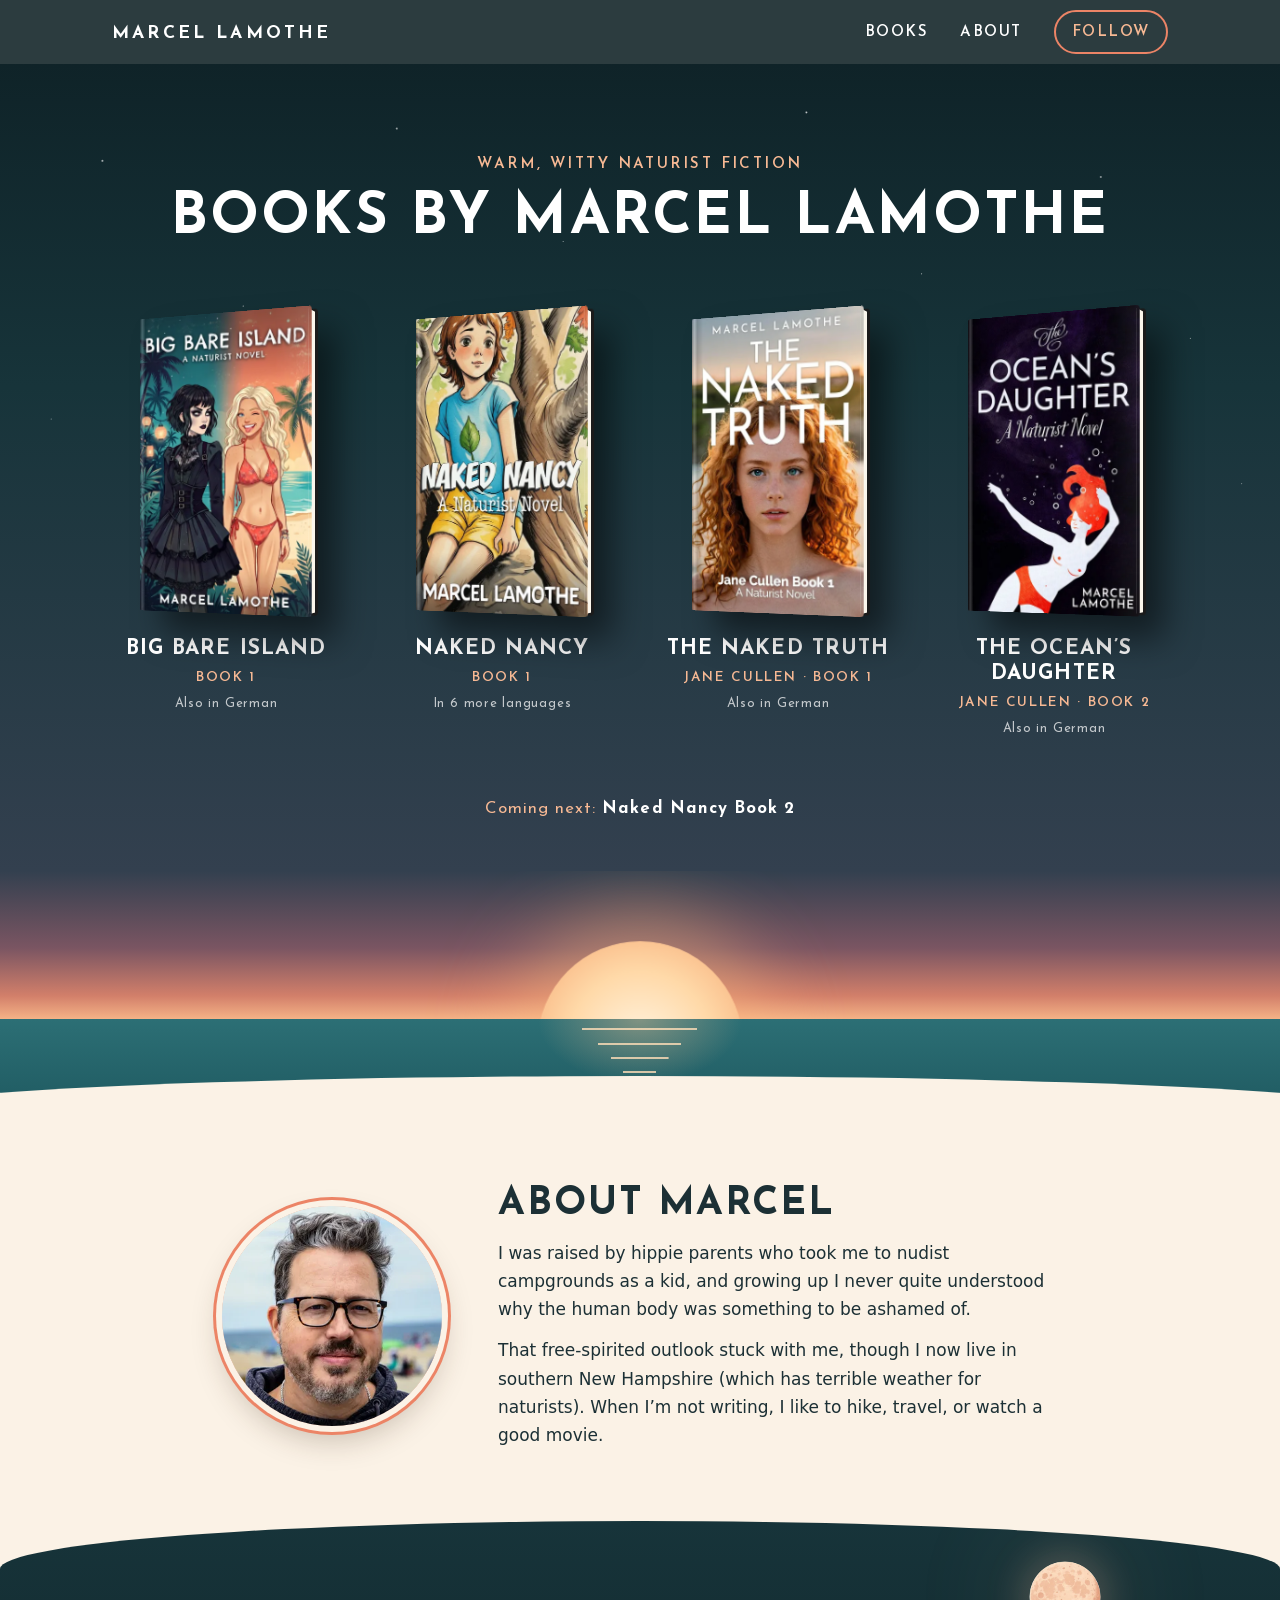
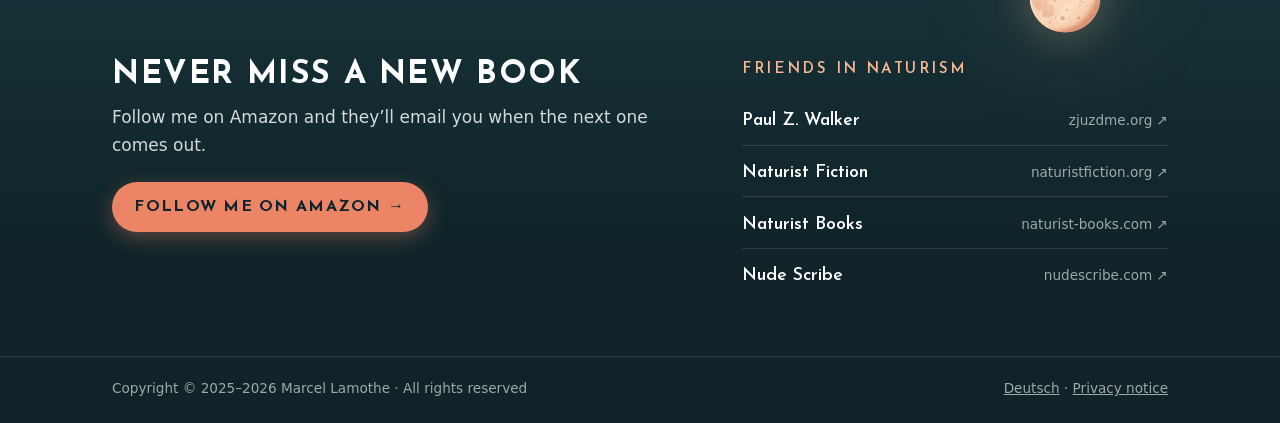
<file: index.html>
<!DOCTYPE html>
<html lang="en">

<head>
  <meta charset="UTF-8" />
  <meta name="viewport" content="width=device-width, initial-scale=1.0" />
  <link rel="icon" type="image/png" sizes="32x32" href="assets/images/favicon-32.png?v=3" />
  <link rel="apple-touch-icon" href="assets/images/apple-touch-icon.png?v=3" />
  <title>Marcel Lamothe</title>
  <meta name="description" content="Marcel Lamothe writes warm, witty stories about freedom, self-discovery, and unconventional communities." />
  <link rel="canonical" href="https://marcellamothe.com/" />
  <link rel="alternate" hreflang="en" href="https://marcellamothe.com/" />
  <link rel="alternate" hreflang="de" href="https://marcellamothe.com/de/" />
  <link rel="alternate" hreflang="x-default" href="https://marcellamothe.com/" />
  <meta property="og:title" content="Marcel Lamothe" />
  <meta property="og:description" content="Stories about freedom, self-discovery, and unconventional communities." />
  <meta property="og:type" content="website" />
  <meta property="og:url" content="https://marcellamothe.com/" />
  <meta property="og:image" content="https://marcellamothe.com/assets/images/og-books-4.jpg" />
  <meta property="og:image:width" content="1200" />
  <meta property="og:image:height" content="630" />
  <meta property="og:image:alt" content="Book covers: Big Bare Island, Naked Nancy, The Ocean’s Daughter, and The Naked Truth" />
  <meta name="twitter:card" content="summary_large_image" />
  <meta name="twitter:title" content="Marcel Lamothe" />
  <meta name="twitter:description" content="Stories about freedom, self-discovery, and unconventional communities." />
  <meta name="twitter:image" content="https://marcellamothe.com/assets/images/og-books-4.jpg" />
  <script type="application/ld+json">
    {
      "@context": "https://schema.org",
      "@graph": [
        {
          "@type": "Person",
          "@id": "https://marcellamothe.com/#author",
          "name": "Marcel Lamothe",
          "url": "https://marcellamothe.com/",
          "image": "https://marcellamothe.com/assets/images/marcel.webp",
          "sameAs": ["https://www.amazon.com/stores/author/B0DPLSHB5Z"]
        },
        {
          "@type": "WebSite",
          "@id": "https://marcellamothe.com/#website",
          "url": "https://marcellamothe.com/",
          "name": "Marcel Lamothe",
          "description": "Warm, witty stories about freedom, self-discovery, and unconventional communities.",
          "author": { "@id": "https://marcellamothe.com/#author" }
        },
        {
          "@type": "Book",
          "@id": "https://marcellamothe.com/#the-naked-truth-book",
          "name": "The Naked Truth",
          "url": "https://marcellamothe.com/the-naked-truth/",
          "image": "https://marcellamothe.com/assets/images/the-naked-truth.webp",
          "author": { "@id": "https://marcellamothe.com/#author" },
          "inLanguage": "en",
          "genre": ["Fiction", "Naturist fiction"],
          "position": 1,
          "isPartOf": { "@type": "BookSeries", "name": "Jane Cullen" },
          "sameAs": "https://www.amazon.com/dp/B0DPDY1RDD",
          "workTranslation": [
            { "@type": "Book", "name": "Die nackte Wahrheit", "inLanguage": "de", "sameAs": "https://www.amazon.de/dp/B0GWWKMQ56" }
          ]
        },
        {
          "@type": "Book",
          "@id": "https://marcellamothe.com/#the-oceans-daughter-book",
          "name": "The Ocean's Daughter",
          "url": "https://marcellamothe.com/the-oceans-daughter/",
          "image": "https://marcellamothe.com/assets/images/the_oceans_daughter_cover.webp",
          "author": { "@id": "https://marcellamothe.com/#author" },
          "inLanguage": "en",
          "genre": ["Fiction", "Naturist fiction"],
          "position": 2,
          "isPartOf": { "@type": "BookSeries", "name": "Jane Cullen" },
          "sameAs": "https://www.amazon.com/dp/B0FDGMB95W",
          "workTranslation": [
            { "@type": "Book", "name": "Die Tochter des Ozeans", "inLanguage": "de", "sameAs": "https://www.amazon.de/dp/B0GGX5LBS2" }
          ]
        },
        {
          "@type": "Book",
          "@id": "https://marcellamothe.com/#big-bare-island-book",
          "name": "Big Bare Island",
          "url": "https://marcellamothe.com/big-bare-island/",
          "image": "https://marcellamothe.com/assets/images/Big-Bare-Island-eBook-Cover.webp",
          "author": { "@id": "https://marcellamothe.com/#author" },
          "inLanguage": "en",
          "genre": ["Fiction", "Naturist fiction", "Mystery"],
          "position": 1,
          "isPartOf": { "@type": "BookSeries", "name": "Big Bare Island" },
          "sameAs": "https://www.amazon.com/dp/B0GF3XC3XB",
          "workTranslation": [
            { "@type": "Book", "name": "Big Bare Island", "inLanguage": "de", "sameAs": "https://www.amazon.de/dp/B0GX95T1DN" }
          ]
        },
        {
          "@type": "Book",
          "@id": "https://marcellamothe.com/#naked-nancy-book",
          "name": "Naked Nancy: A Summer to Remember",
          "url": "https://marcellamothe.com/naked-nancy/",
          "image": "https://marcellamothe.com/assets/images/nancy1.webp",
          "author": { "@id": "https://marcellamothe.com/#author" },
          "inLanguage": "en",
          "genre": ["Fiction", "Naturist fiction", "Family fiction"],
          "position": 1,
          "isPartOf": { "@type": "BookSeries", "name": "Naked Nancy" },
          "sameAs": "https://www.amazon.com/dp/B0GQR57DY7",
          "workTranslation": [
            { "@type": "Book", "name": "Nackte Nancy: Ein unvergesslicher Sommer", "inLanguage": "de", "sameAs": "https://www.amazon.de/dp/B0GHS9M8CY" },
            { "@type": "Book", "name": "Nancy al Desnudo: Un Verano Inolvidable", "inLanguage": "es", "sameAs": "https://www.amazon.es/dp/B0GHS85Z87" },
            { "@type": "Book", "name": "Nancy au naturel : Un été inoubliable", "inLanguage": "fr", "sameAs": "https://www.amazon.fr/dp/B0GQTVJWYT" },
            { "@type": "Book", "name": "Nancy Nuda: Un’estate da ricordare", "inLanguage": "it", "sameAs": "https://www.amazon.it/dp/B0GHZRXVDZ" },
            { "@type": "Book", "name": "Blote Nancy: Een zomer om nooit te vergeten", "inLanguage": "nl", "sameAs": "https://www.amazon.nl/dp/B0GSTH25W6" },
            { "@type": "Book", "name": "Nancy Nua: Um Verão Inesquecível", "inLanguage": "pt", "sameAs": "https://www.amazon.com.br/dp/B0GQQZBP4Q" }
          ]
        }
      ]
    }
  </script>
  <script>
    // Old links pointed at #big-bare-island and so on; each book now has its own page.
    (function () {
      var id = location.hash.slice(1);
      if (["big-bare-island", "naked-nancy", "the-naked-truth", "the-oceans-daughter"].indexOf(id) !== -1) {
        location.replace(id + "/");
      }
    })();
  </script>
  <link rel="stylesheet" href="css/style.css?v=34" />
</head>

<body>
  <header class="site-header">
    <div class="wrap nav">
      <a class="brand" href="./">Marcel Lamothe</a>
      <nav class="nav-links" aria-label="Main">
        <a href="#books">Books</a>
        <a href="#about">About</a>
        <a class="nav-follow" href="https://www.amazon.com/stores/author/B0DPLSHB5Z" target="_blank" rel="noopener noreferrer">Follow</a>
      </nav>
    </div>
  </header>

  <main>
    <section class="dusk books-hero" id="books" aria-labelledby="books-heading">
      <div class="wrap">
        <p class="eyebrow">Warm, witty naturist fiction</p>
        <h1 id="books-heading">Books by Marcel Lamothe</h1>

        <ul class="shelf">
          <li class="book">
            <a class="book-link" href="big-bare-island/">
              <span class="book-3d"><span class="cover"><img src="assets/images/Big-Bare-Island-eBook-Cover.webp?v=2" alt="" width="400" height="640" /></span></span>
              <span class="book-title">Big Bare Island</span>
              <span class="book-series">Book 1</span>
              <span class="book-langs">Also in German</span>
            </a>
          </li>
          <li class="book">
            <a class="book-link" href="naked-nancy/">
              <span class="book-3d"><span class="cover"><img src="assets/images/nancy1.webp" alt="" width="400" height="637" /></span></span>
              <span class="book-title">Naked Nancy</span>
              <span class="book-series">Book 1</span>
              <span class="book-langs">In 6 more languages</span>
            </a>
          </li>
          <li class="book">
            <a class="book-link" href="the-naked-truth/">
              <span class="book-3d"><span class="cover"><img src="assets/images/the-naked-truth.webp" alt="" width="400" height="639" /></span></span>
              <span class="book-title">The Naked Truth</span>
              <span class="book-series">Jane Cullen · Book 1</span>
              <span class="book-langs">Also in German</span>
            </a>
          </li>
          <li class="book">
            <a class="book-link" href="the-oceans-daughter/">
              <span class="book-3d"><span class="cover"><img src="assets/images/the_oceans_daughter_cover.webp" alt="" width="400" height="640" /></span></span>
              <span class="book-title">The Ocean’s Daughter</span>
              <span class="book-series">Jane Cullen · Book 2</span>
              <span class="book-langs">Also in German</span>
            </a>
          </li>
        </ul>

        <p class="coming-next">Coming next: <b>Naked Nancy Book 2</b></p>
      </div>
    </section>

    <div class="horizon" aria-hidden="true"><span class="sun"></span></div>

    <section class="section" id="about" aria-labelledby="about-heading">
      <div class="wrap about-inner">
        <img src="assets/images/marcel.webp" alt="Marcel Lamothe on the beach" class="author-photo" width="320" height="320" loading="lazy" />
        <div class="about-text">
          <h2 id="about-heading" class="section-heading">About Marcel</h2>
          <p>I was raised by hippie parents who took me to nudist campgrounds as a kid, and growing up I never quite understood why
            the human body was something to be ashamed of.</p>
          <p>That free-spirited outlook stuck with me, though I now live in southern New Hampshire (which has terrible weather for
            naturists). When I’m not writing, I like to hike, travel, or watch a good movie.</p>
        </div>
      </div>
    </section>
  </main>

  <footer class="site-footer">
    <div class="moon" aria-hidden="true"></div>
    <div class="wrap footer-inner">
      <div class="follow">
        <h2 class="footer-heading">Never miss a new book</h2>
        <p>Follow me on Amazon and they’ll email you when the next one comes out.</p>
        <a class="button" href="https://www.amazon.com/stores/author/B0DPLSHB5Z" target="_blank" rel="noopener noreferrer">Follow me on Amazon <span aria-hidden="true">→</span></a>
      </div>
      <nav class="friends" aria-labelledby="friends-heading">
        <h2 id="friends-heading" class="eyebrow">Friends in naturism</h2>
        <ul>
          <li><a href="https://zjuzdme.org/" target="_blank" rel="noopener noreferrer"><span class="friend-name">Paul Z. Walker</span><span class="friend-url">zjuzdme.org <span aria-hidden="true">↗</span></span></a></li>
          <li><a href="https://naturistfiction.org" target="_blank" rel="noopener noreferrer"><span class="friend-name">Naturist Fiction</span><span class="friend-url">naturistfiction.org <span aria-hidden="true">↗</span></span></a></li>
          <li><a href="https://naturist-books.com" target="_blank" rel="noopener noreferrer"><span class="friend-name">Naturist Books</span><span class="friend-url">naturist-books.com <span aria-hidden="true">↗</span></span></a></li>
          <li><a href="https://nudescribe.com/" target="_blank" rel="noopener noreferrer"><span class="friend-name">Nude Scribe</span><span class="friend-url">nudescribe.com <span aria-hidden="true">↗</span></span></a></li>
        </ul>
      </nav>
    </div>
    <div class="footer-base">
      <div class="wrap">
        <span>Copyright © 2025–2026 Marcel Lamothe · All rights reserved</span>
        <span class="footer-links"><a href="de/" hreflang="de" lang="de">Deutsch</a> · <a href="privacy.html">Privacy notice</a></span>
      </div>
    </div>
  </footer>
  <script src="js/editions.js?v=3" defer></script>
  <!-- Cloudflare Web Analytics --><script type='module' src='https://static.cloudflareinsights.com/beacon.min.js' data-cf-beacon='{"token": "75a681cef3ce4746854b50b4012ed195"}'></script><!-- End Cloudflare Web Analytics -->
</body>

</html>
</file>
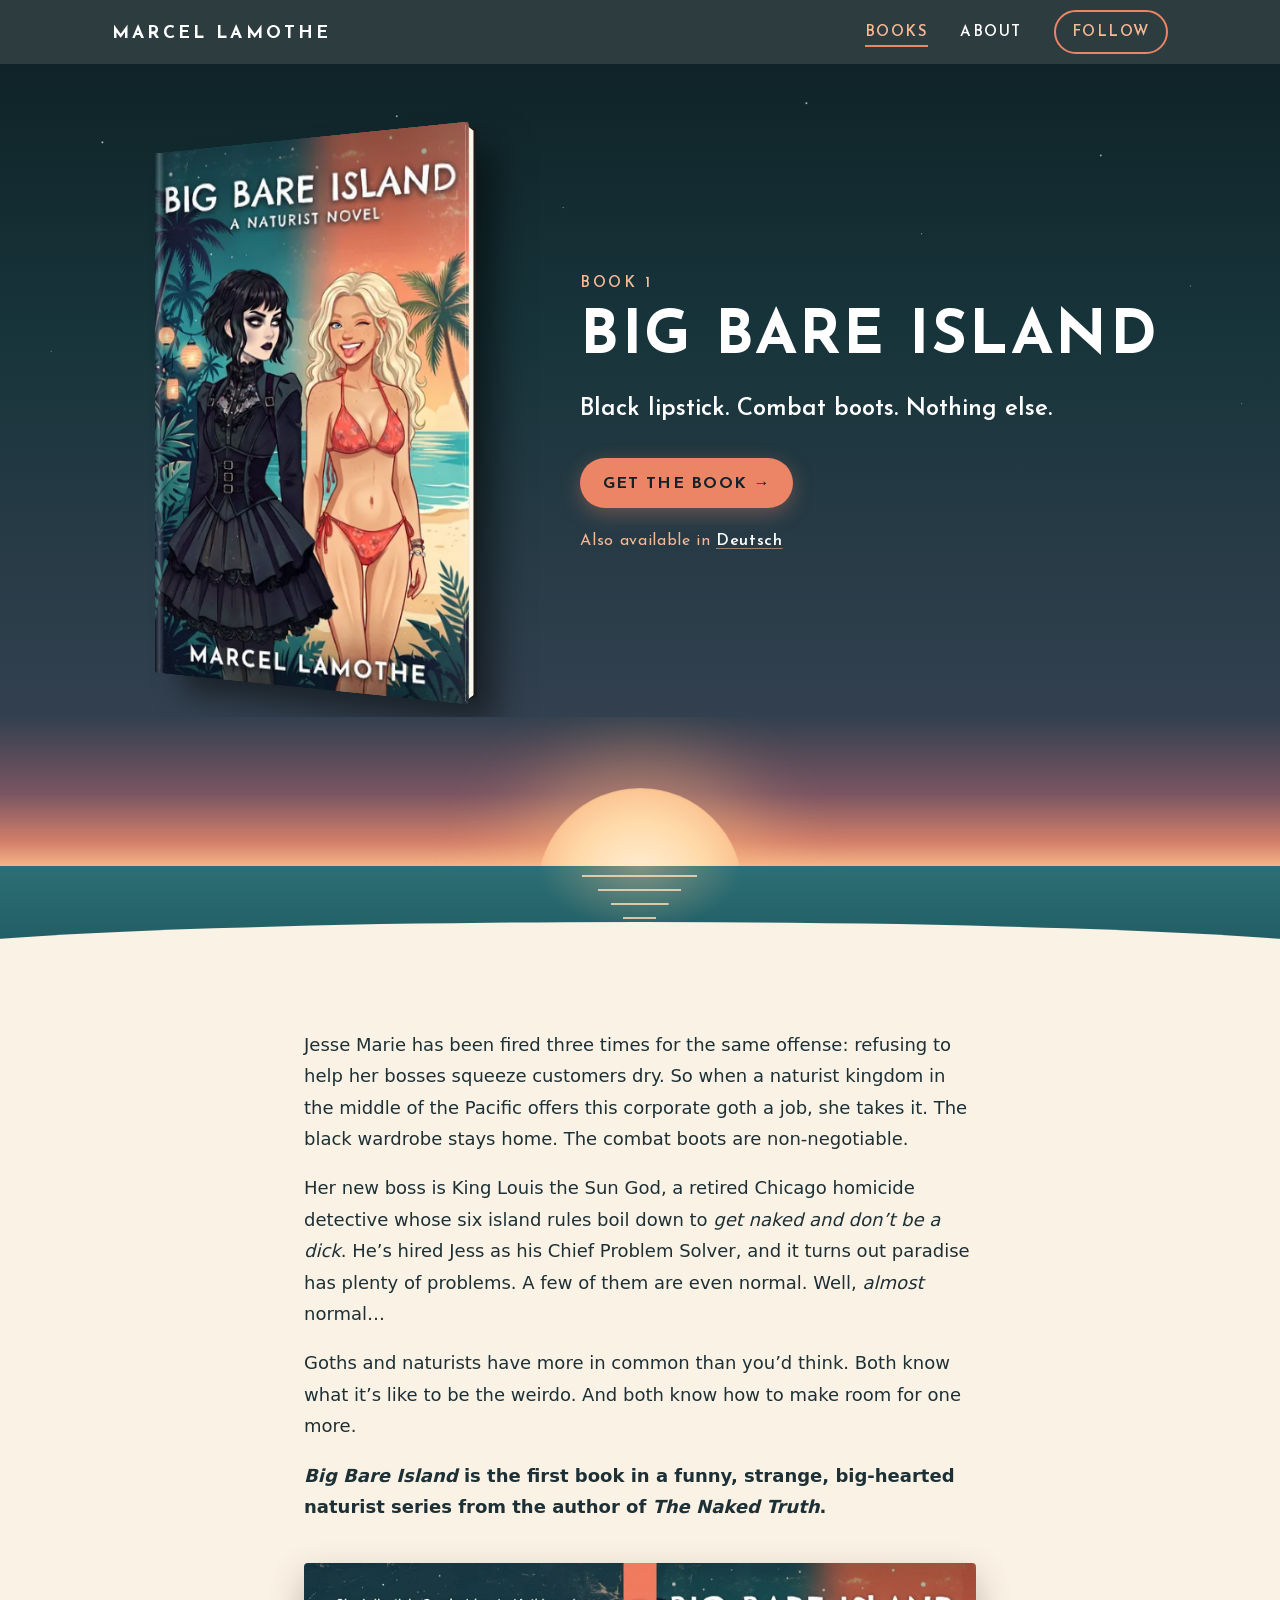
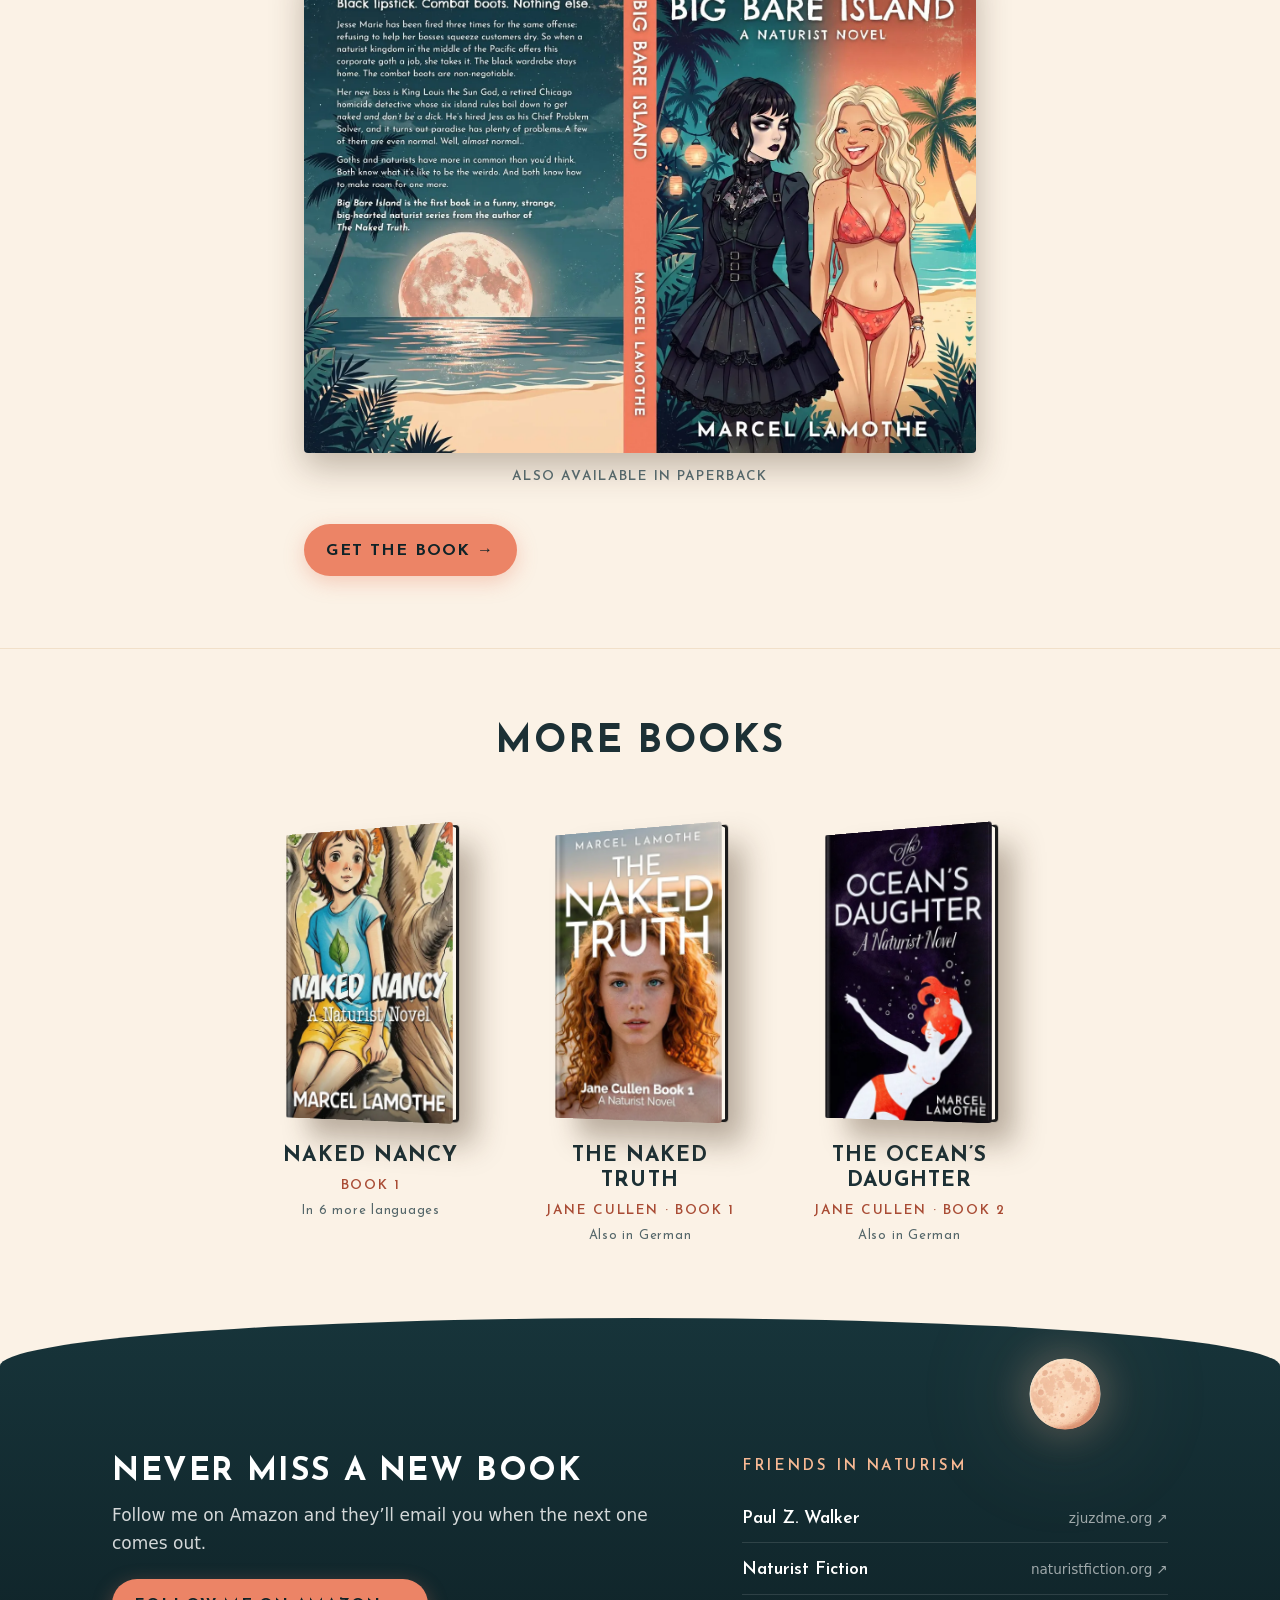
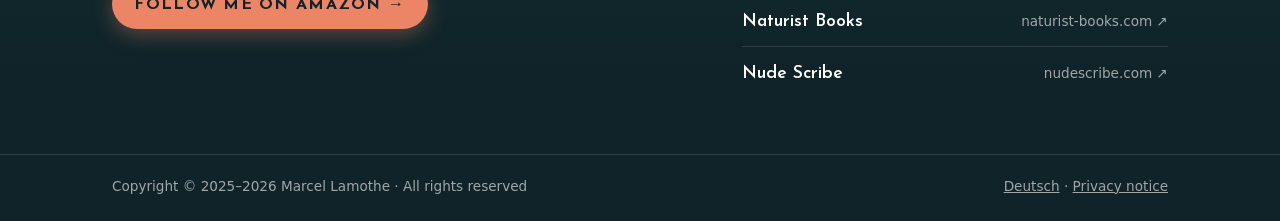
<file: big-bare-island/index.html>
<!DOCTYPE html>
<html lang="en">

<head>
  <meta charset="UTF-8" />
  <meta name="viewport" content="width=device-width, initial-scale=1.0" />
  <link rel="icon" type="image/png" sizes="32x32" href="../assets/images/favicon-32.png?v=3" />
  <link rel="apple-touch-icon" href="../assets/images/apple-touch-icon.png?v=3" />
  <title>Big Bare Island · Marcel Lamothe</title>
  <meta name="description" content="A corporate goth takes a job as Chief Problem Solver in a naturist kingdom in the middle of the Pacific." />
  <link rel="canonical" href="https://marcellamothe.com/big-bare-island/" />
  <meta property="og:title" content="Big Bare Island" />
  <meta property="og:description" content="A corporate goth takes a job as Chief Problem Solver in a naturist kingdom in the middle of the Pacific." />
  <meta property="og:type" content="book" />
  <meta property="og:url" content="https://marcellamothe.com/big-bare-island/" />
  <meta property="og:image" content="https://marcellamothe.com/assets/images/Big-Bare-Island-eBook-Cover.webp" />
  <meta property="og:image:alt" content="The cover of Big Bare Island" />
  <meta name="twitter:card" content="summary" />
  <link rel="stylesheet" href="../css/style.css?v=34" />
</head>

<body data-book="big-bare-island">
  <header class="site-header">
    <div class="wrap nav">
      <a class="brand" href="../">Marcel Lamothe</a>
      <nav class="nav-links" aria-label="Main">
        <a href="../#books" aria-current="page">Books</a>
        <a href="../#about">About</a>
        <a class="nav-follow" href="https://www.amazon.com/stores/author/B0DPLSHB5Z" target="_blank" rel="noopener noreferrer">Follow</a>
      </nav>
    </div>
  </header>

  <main>
    <section class="dusk book-hero" aria-labelledby="book-title">
      <div class="wrap book-hero-inner">
        <div class="book-hero-cover">
          <span class="book-3d"><span class="cover"><img src="../assets/images/Big-Bare-Island-eBook-Cover.webp?v=2" alt="The cover of Big Bare Island" width="400" height="640" /></span></span>
        </div>
        <div>
          <p class="eyebrow">Book 1</p>
          <h1 id="book-title">Big Bare Island</h1>
          <p class="hook">Black lipstick. Combat boots. Nothing else.</p>
          <a class="button" href="https://books2read.com/big-bare-island" target="_blank" rel="noopener noreferrer">Get the book <span aria-hidden="true">→</span></a>
          <p class="editions">Also available in
            <a href="https://www.amazon.de/dp/B0GX95T1DN" hreflang="de" lang="de" data-asin="B0GX95T1DN" target="_blank" rel="noopener noreferrer">Deutsch</a>
          </p>
        </div>
      </div>
    </section>

    <div class="horizon" aria-hidden="true"><span class="sun"></span></div>

    <section class="section" aria-label="About the book">
      <div class="wrap">
        <div class="blurb">
          <p>Jesse Marie has been fired three times for the same offense: refusing to help her bosses squeeze customers dry. So when a
            naturist kingdom in the middle of the Pacific offers this corporate goth a job, she takes it. The black wardrobe stays home.
            The combat boots are non-negotiable.</p>
          <p>Her new boss is King Louis the Sun God, a retired Chicago homicide detective whose six island rules boil down to <em>get
            naked and don’t be a dick</em>. He’s hired Jess as his Chief Problem Solver, and it turns out paradise has plenty of problems.
            A few of them are even normal. Well, <i>almost</i> normal…</p>
          <p>Goths and naturists have more in common than you’d think. Both know what it’s like to be the weirdo. And both know how to
            make room for one more.</p>
          <p class="closing"><em>Big Bare Island</em> is the first book in a funny, strange, big-hearted naturist series from the author of
            <em>The Naked Truth</em>.</p>
          <figure class="paperback">
            <a href="../assets/images/big-bare-island-paperback.webp" target="_blank" rel="noopener">
              <img src="../assets/images/big-bare-island-paperback.webp" alt="The Big Bare Island paperback wraparound cover: a goth girl and a blonde girl in a red bikini on a tropical beach on the front, a full moon over the sea and the book’s blurb on the back." width="1600" height="1167" loading="lazy" />
            </a>
            <figcaption>Also available in paperback</figcaption>
          </figure>
          <a class="button" href="https://books2read.com/big-bare-island" target="_blank" rel="noopener noreferrer">Get the book <span aria-hidden="true">→</span></a>
        </div>
      </div>
    </section>

    <section class="section more-books" aria-labelledby="more-heading">
      <div class="wrap">
        <h2 id="more-heading" class="section-heading">More books</h2>
        <ul class="shelf shelf-light">
          <li class="book">
            <a class="book-link" href="../naked-nancy/">
              <span class="book-3d"><span class="cover"><img src="../assets/images/nancy1.webp" alt="" width="400" height="637" loading="lazy" /></span></span>
              <span class="book-title">Naked Nancy</span>
              <span class="book-series">Book 1</span>
              <span class="book-langs">In 6 more languages</span>
            </a>
          </li>
          <li class="book">
            <a class="book-link" href="../the-naked-truth/">
              <span class="book-3d"><span class="cover"><img src="../assets/images/the-naked-truth.webp" alt="" width="400" height="639" loading="lazy" /></span></span>
              <span class="book-title">The Naked Truth</span>
              <span class="book-series">Jane Cullen · Book 1</span>
              <span class="book-langs">Also in German</span>
            </a>
          </li>
          <li class="book">
            <a class="book-link" href="../the-oceans-daughter/">
              <span class="book-3d"><span class="cover"><img src="../assets/images/the_oceans_daughter_cover.webp" alt="" width="400" height="640" loading="lazy" /></span></span>
              <span class="book-title">The Ocean’s Daughter</span>
              <span class="book-series">Jane Cullen · Book 2</span>
              <span class="book-langs">Also in German</span>
            </a>
          </li>
        </ul>
      </div>
    </section>
  </main>

  <footer class="site-footer">
    <div class="moon" aria-hidden="true"></div>
    <div class="wrap footer-inner">
      <div class="follow">
        <h2 class="footer-heading">Never miss a new book</h2>
        <p>Follow me on Amazon and they’ll email you when the next one comes out.</p>
        <a class="button" href="https://www.amazon.com/stores/author/B0DPLSHB5Z" target="_blank" rel="noopener noreferrer">Follow me on Amazon <span aria-hidden="true">→</span></a>
      </div>
      <nav class="friends" aria-labelledby="friends-heading">
        <h2 id="friends-heading" class="eyebrow">Friends in naturism</h2>
        <ul>
          <li><a href="https://zjuzdme.org/" target="_blank" rel="noopener noreferrer"><span class="friend-name">Paul Z. Walker</span><span class="friend-url">zjuzdme.org <span aria-hidden="true">↗</span></span></a></li>
          <li><a href="https://naturistfiction.org" target="_blank" rel="noopener noreferrer"><span class="friend-name">Naturist Fiction</span><span class="friend-url">naturistfiction.org <span aria-hidden="true">↗</span></span></a></li>
          <li><a href="https://naturist-books.com" target="_blank" rel="noopener noreferrer"><span class="friend-name">Naturist Books</span><span class="friend-url">naturist-books.com <span aria-hidden="true">↗</span></span></a></li>
          <li><a href="https://nudescribe.com/" target="_blank" rel="noopener noreferrer"><span class="friend-name">Nude Scribe</span><span class="friend-url">nudescribe.com <span aria-hidden="true">↗</span></span></a></li>
        </ul>
      </nav>
    </div>
    <div class="footer-base">
      <div class="wrap">
        <span>Copyright © 2025–2026 Marcel Lamothe · All rights reserved</span>
        <span class="footer-links"><a href="../de/" hreflang="de" lang="de">Deutsch</a> · <a href="../privacy.html">Privacy notice</a></span>
      </div>
    </div>
  </footer>
  <script src="../js/editions.js?v=3" defer></script>
  <!-- Cloudflare Web Analytics --><script type='module' src='https://static.cloudflareinsights.com/beacon.min.js' data-cf-beacon='{"token": "75a681cef3ce4746854b50b4012ed195"}'></script><!-- End Cloudflare Web Analytics -->
</body>

</html>
</file>
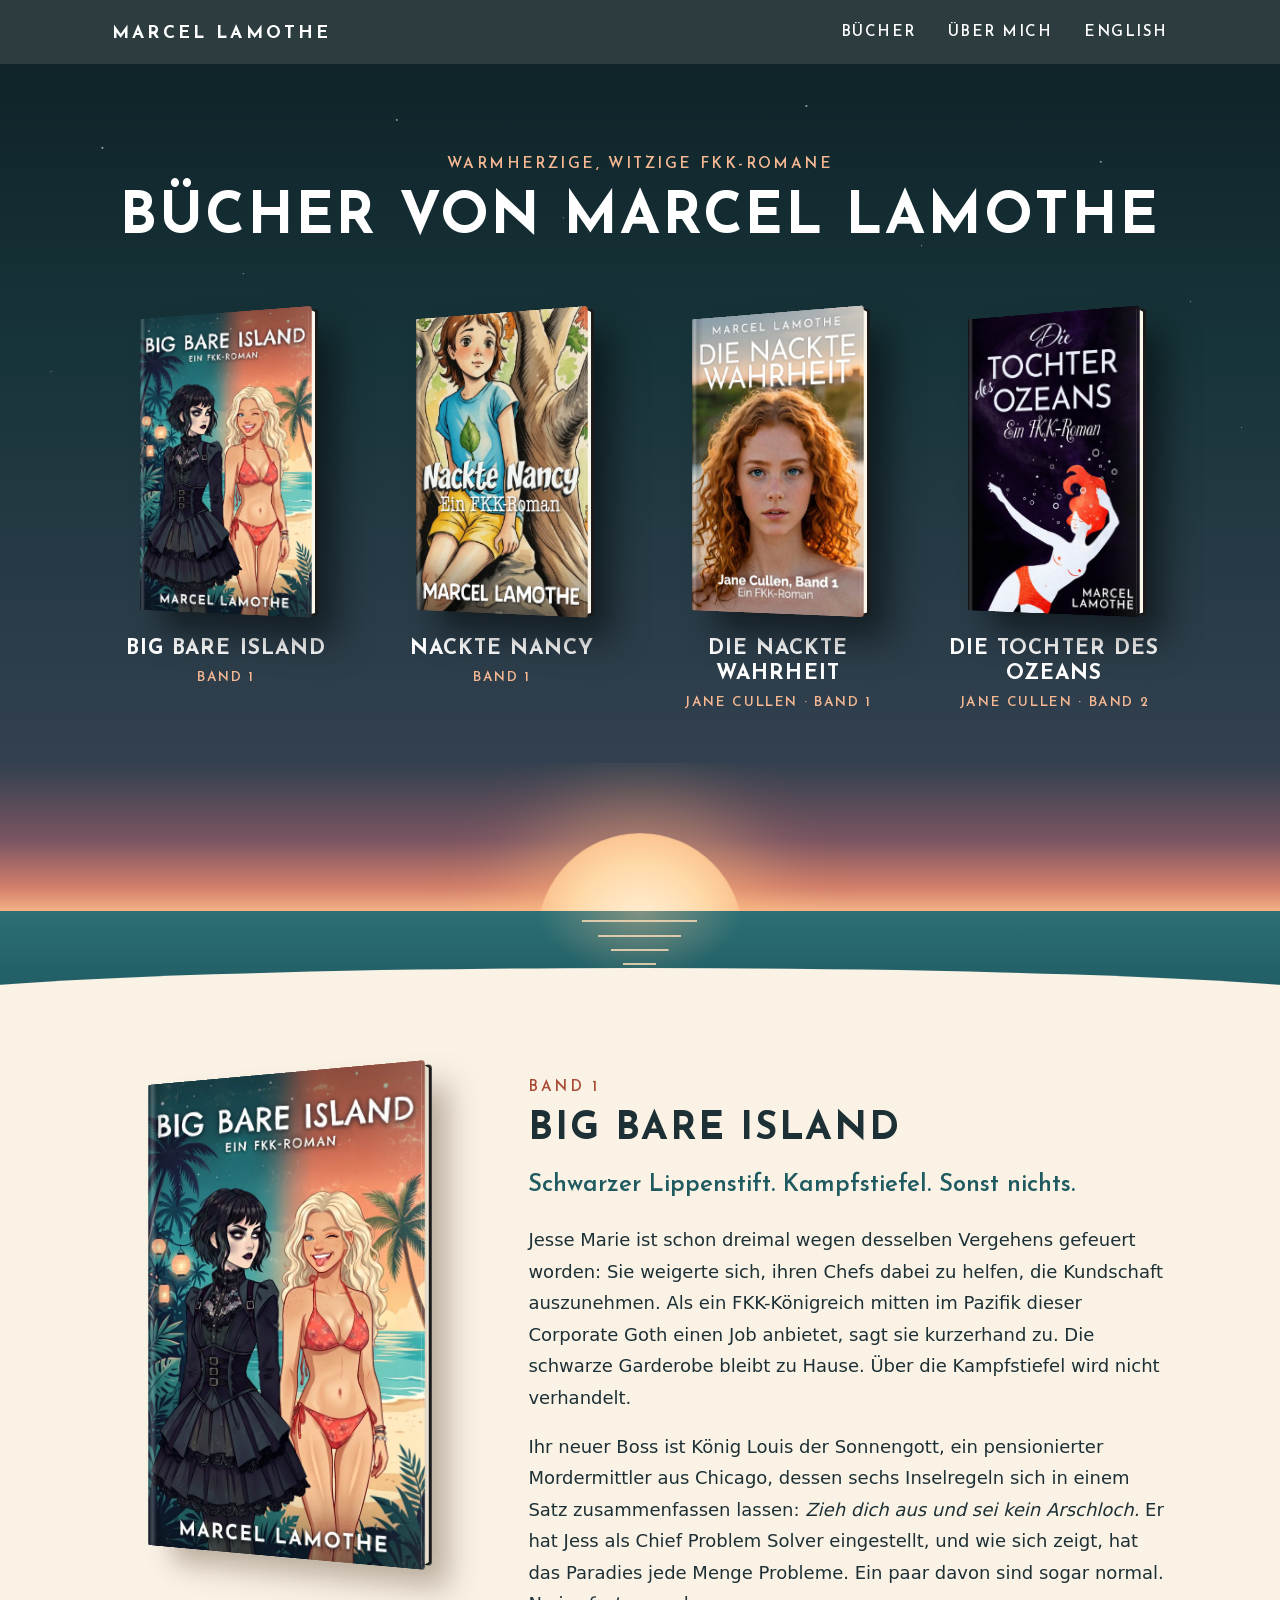
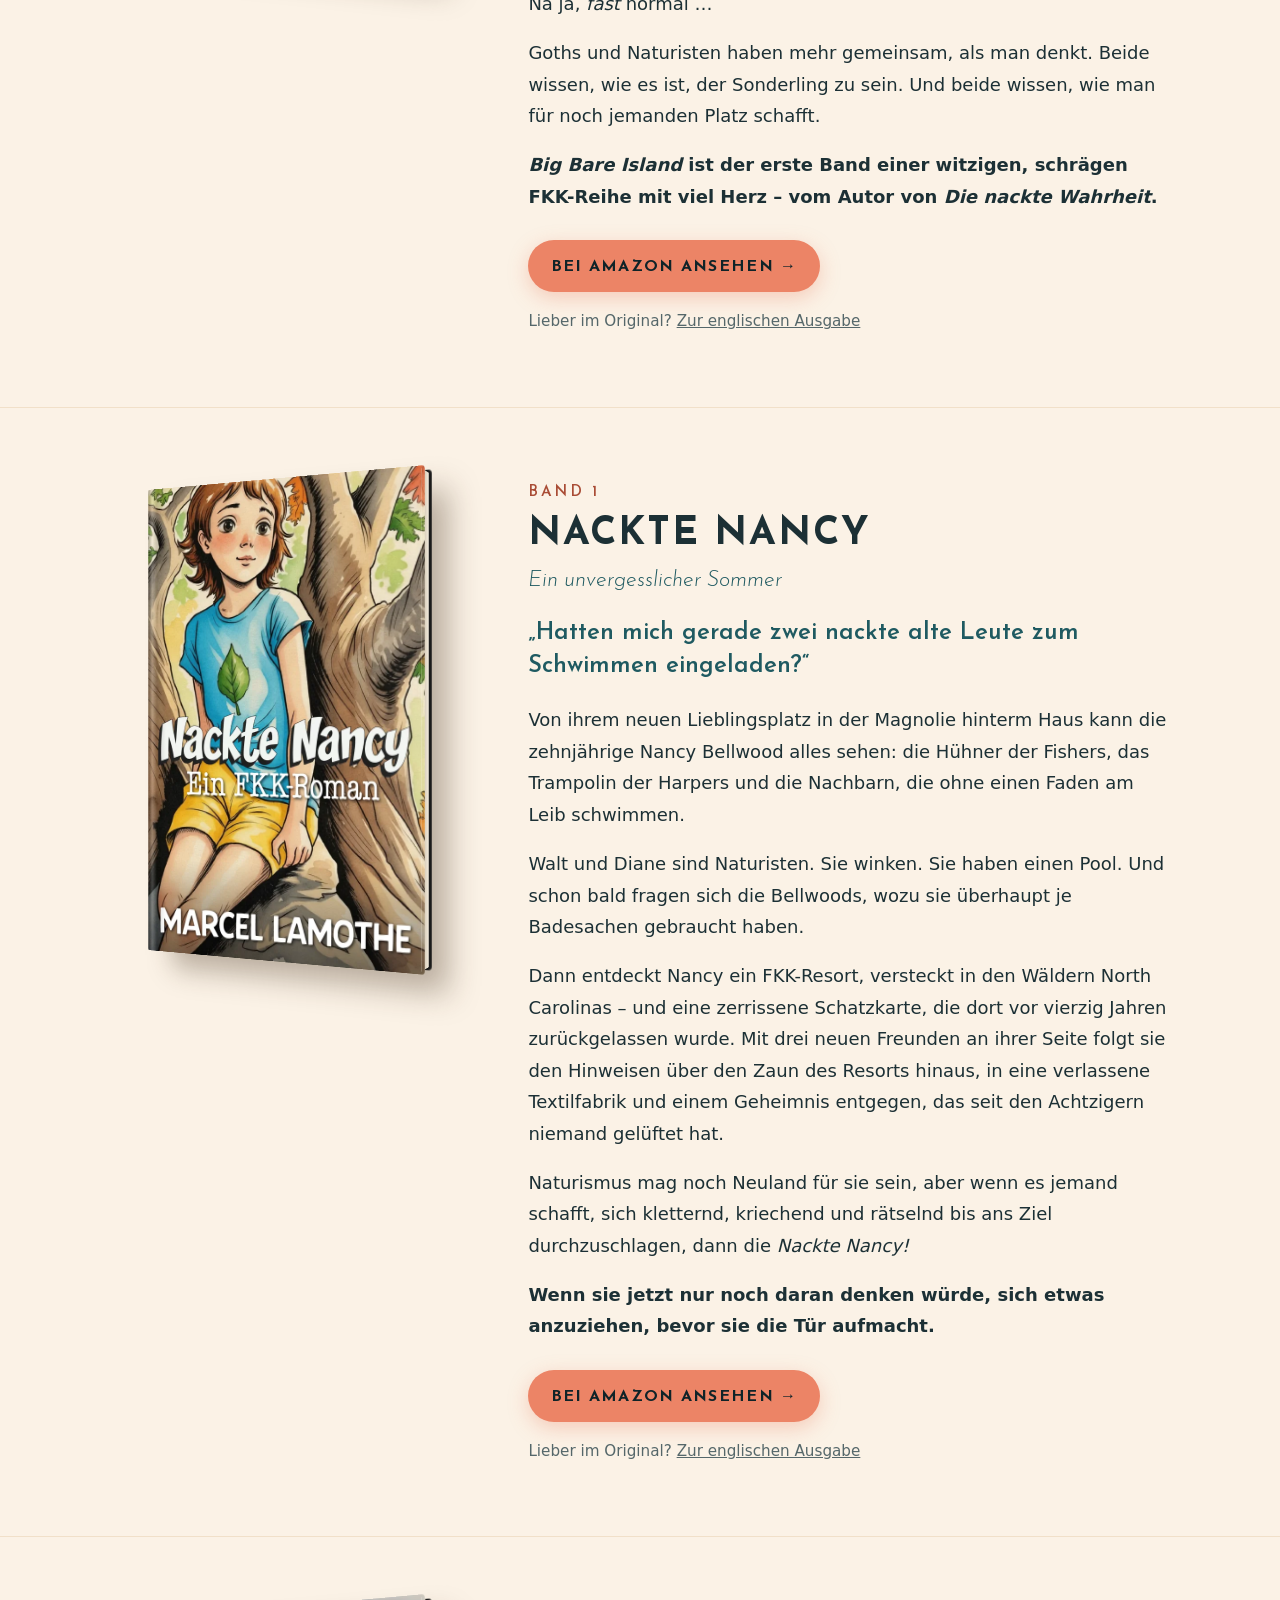
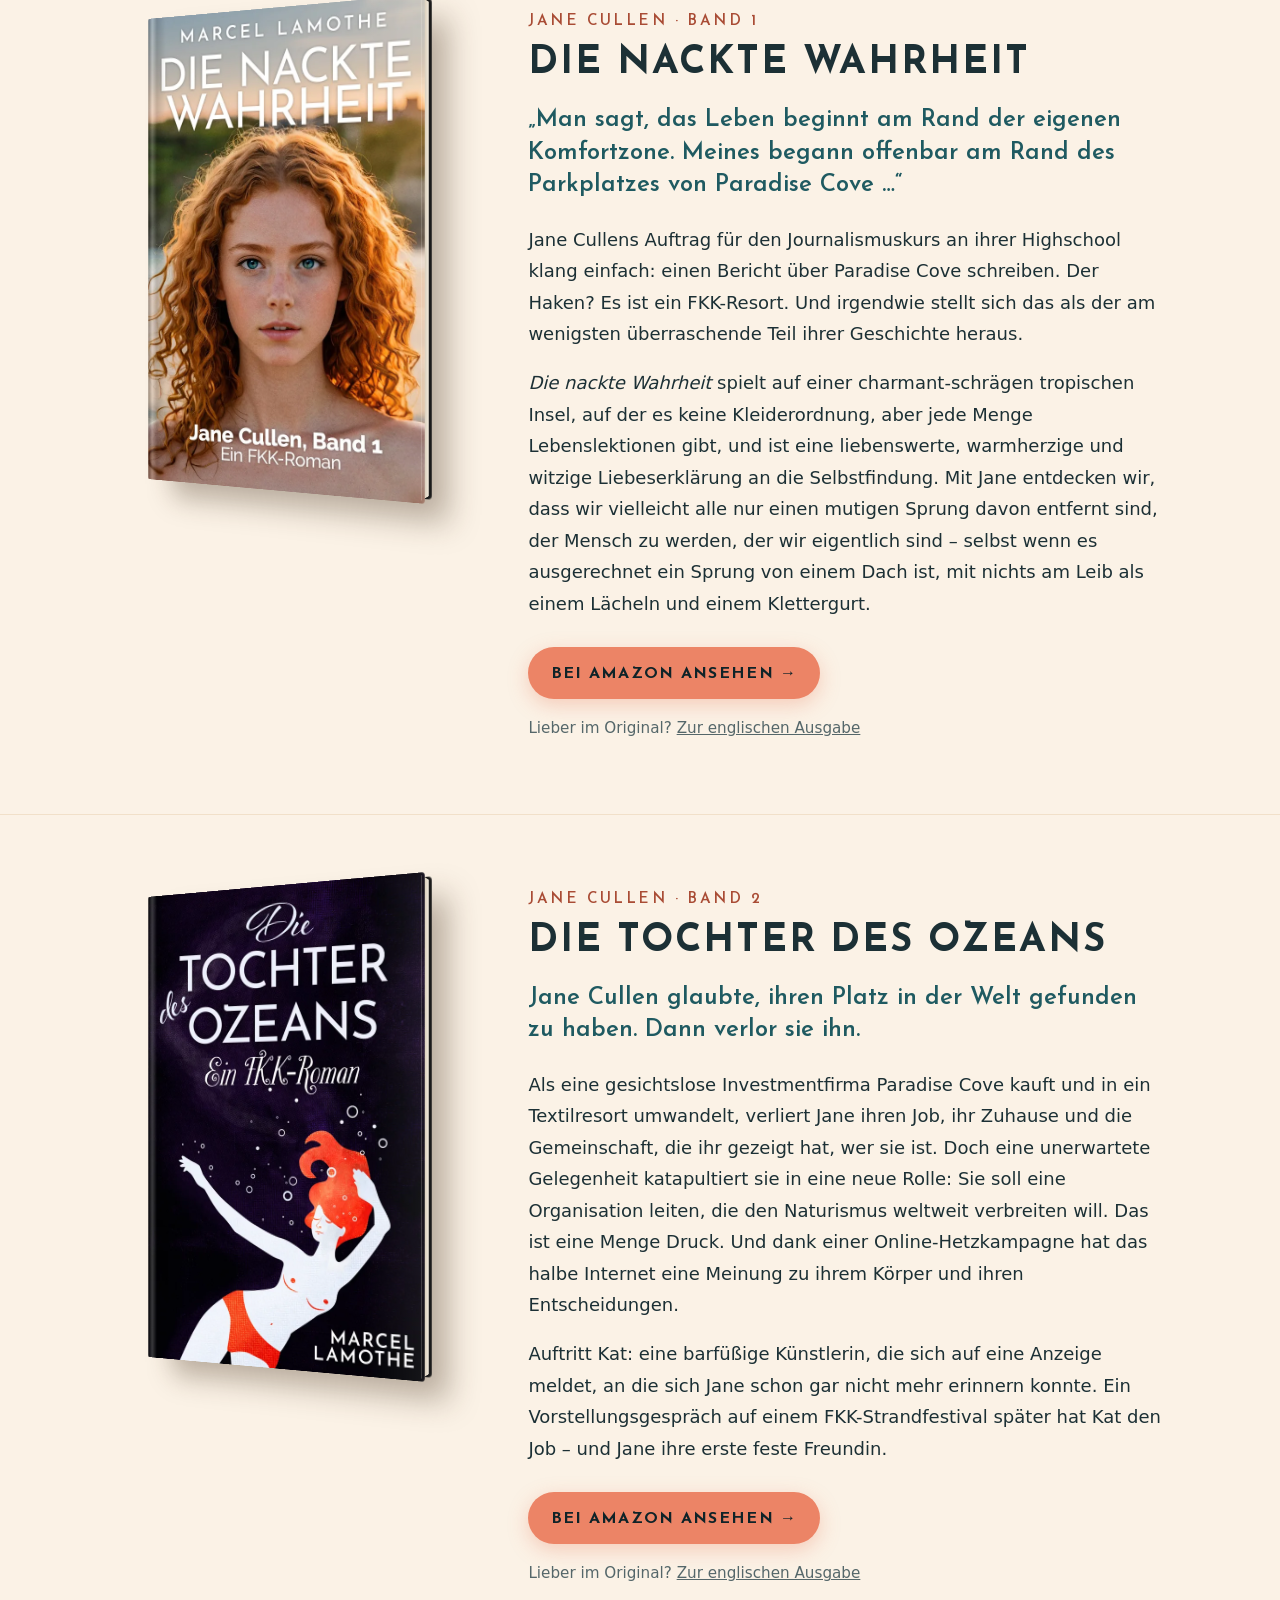
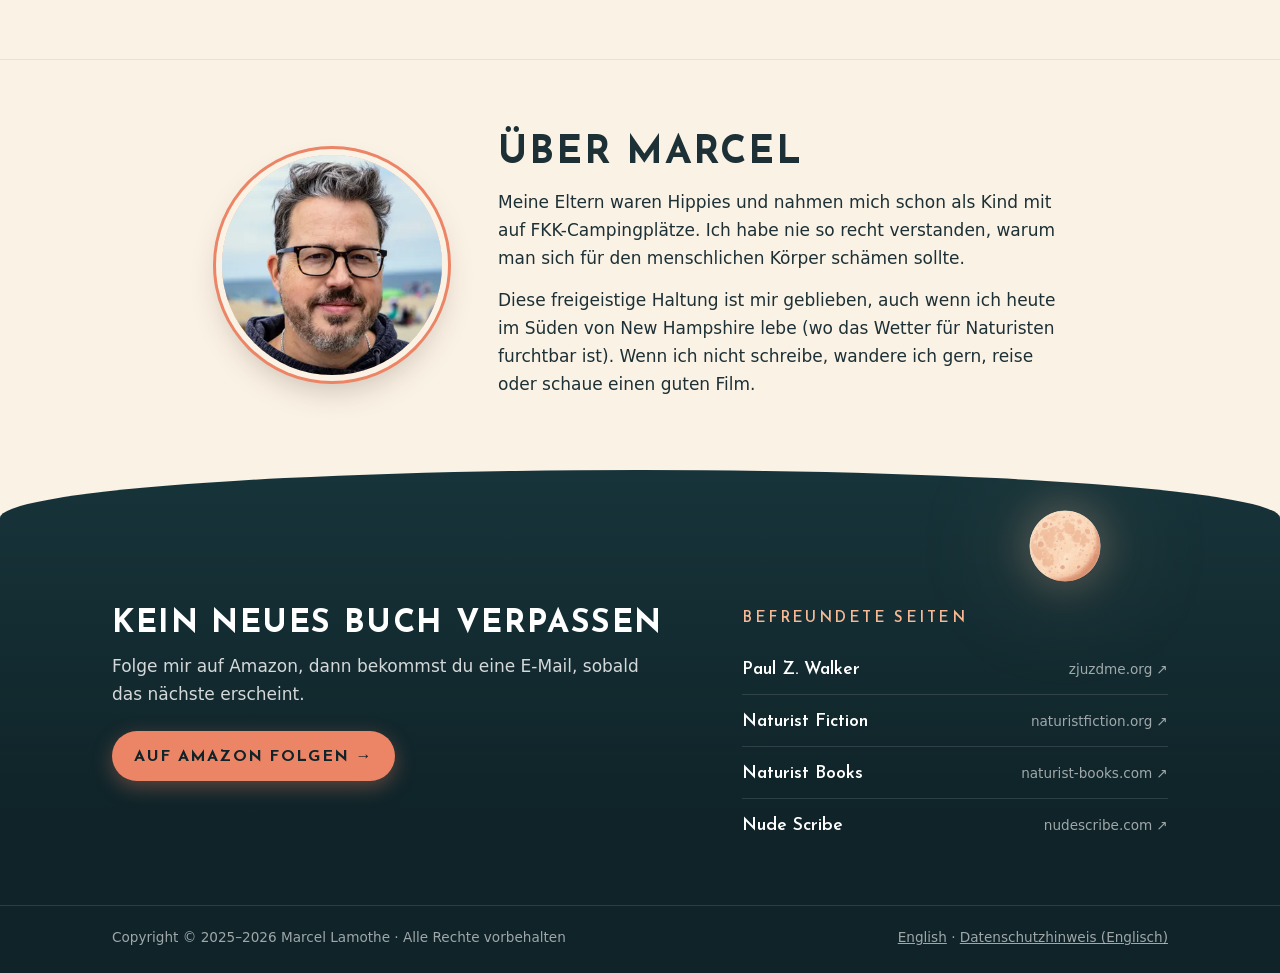
<file: de/index.html>
<!DOCTYPE html>
<html lang="de">

<head>
  <meta charset="UTF-8" />
  <meta name="viewport" content="width=device-width, initial-scale=1.0" />
  <link rel="icon" type="image/png" sizes="32x32" href="../assets/images/favicon-32.png?v=3" />
  <link rel="apple-touch-icon" href="../assets/images/apple-touch-icon.png?v=3" />
  <title>Marcel Lamothe · Bücher auf Deutsch</title>
  <meta name="description" content="Marcel Lamothe schreibt warmherzige, witzige FKK-Romane über Freiheit, Selbstfindung und unkonventionelle Gemeinschaften. Alle Bücher gibt es auch auf Deutsch." />
  <link rel="canonical" href="https://marcellamothe.com/de/" />
  <link rel="alternate" hreflang="en" href="https://marcellamothe.com/" />
  <link rel="alternate" hreflang="de" href="https://marcellamothe.com/de/" />
  <link rel="alternate" hreflang="x-default" href="https://marcellamothe.com/" />
  <meta property="og:title" content="Marcel Lamothe · Bücher auf Deutsch" />
  <meta property="og:description" content="Warmherzige, witzige FKK-Romane über Freiheit, Selbstfindung und unkonventionelle Gemeinschaften." />
  <meta property="og:type" content="website" />
  <meta property="og:locale" content="de_DE" />
  <meta property="og:url" content="https://marcellamothe.com/de/" />
  <meta property="og:image" content="https://marcellamothe.com/assets/images/nackte-nancy-de.webp" />
  <meta property="og:image:alt" content="Das Cover von Nackte Nancy" />
  <meta name="twitter:card" content="summary" />
  <script type="application/ld+json">
    {
      "@context": "https://schema.org",
      "@graph": [
        {
          "@type": "WebPage",
          "@id": "https://marcellamothe.com/de/#webpage",
          "url": "https://marcellamothe.com/de/",
          "name": "Marcel Lamothe · Bücher auf Deutsch",
          "inLanguage": "de",
          "isPartOf": { "@id": "https://marcellamothe.com/#website" },
          "about": { "@id": "https://marcellamothe.com/#author" }
        },
        {
          "@type": "Book",
          "name": "Nackte Nancy: Ein unvergesslicher Sommer",
          "url": "https://marcellamothe.com/de/#nackte-nancy",
          "image": "https://marcellamothe.com/assets/images/nackte-nancy-de.webp",
          "author": { "@id": "https://marcellamothe.com/#author" },
          "inLanguage": "de",
          "translationOfWork": { "@id": "https://marcellamothe.com/#naked-nancy-book" },
          "sameAs": "https://www.amazon.de/dp/B0GHS9M8CY"
        },
        {
          "@type": "Book",
          "name": "Big Bare Island",
          "url": "https://marcellamothe.com/de/#big-bare-island",
          "image": "https://marcellamothe.com/assets/images/big-bare-island-de.webp",
          "author": { "@id": "https://marcellamothe.com/#author" },
          "inLanguage": "de",
          "translationOfWork": { "@id": "https://marcellamothe.com/#big-bare-island-book" },
          "sameAs": "https://www.amazon.de/dp/B0GX95T1DN"
        },
        {
          "@type": "Book",
          "name": "Die nackte Wahrheit",
          "url": "https://marcellamothe.com/de/#die-nackte-wahrheit",
          "image": "https://marcellamothe.com/assets/images/die-nackte-wahrheit-de.webp",
          "author": { "@id": "https://marcellamothe.com/#author" },
          "inLanguage": "de",
          "translationOfWork": { "@id": "https://marcellamothe.com/#the-naked-truth-book" },
          "sameAs": "https://www.amazon.de/dp/B0GWWKMQ56"
        },
        {
          "@type": "Book",
          "name": "Die Tochter des Ozeans",
          "url": "https://marcellamothe.com/de/#die-tochter-des-ozeans",
          "image": "https://marcellamothe.com/assets/images/die-tochter-des-ozeans-de.webp",
          "author": { "@id": "https://marcellamothe.com/#author" },
          "inLanguage": "de",
          "translationOfWork": { "@id": "https://marcellamothe.com/#the-oceans-daughter-book" },
          "sameAs": "https://www.amazon.de/dp/B0GGX5LBS2"
        }
      ]
    }
  </script>
  <link rel="stylesheet" href="../css/style.css?v=34" />
</head>

<body>
  <header class="site-header">
    <div class="wrap nav">
      <a class="brand" href="./">Marcel Lamothe</a>
      <nav class="nav-links" aria-label="Hauptmenü">
        <a class="nav-books" href="#buecher">Bücher</a>
        <a href="#ueber-mich">Über mich</a>
        <a class="nav-lang" href="../" hreflang="en" lang="en">English</a>
      </nav>
    </div>
  </header>

  <main>
    <section class="dusk books-hero" id="buecher" aria-labelledby="books-heading">
      <div class="wrap">
        <p class="eyebrow">Warmherzige, witzige FKK-Romane</p>
        <h1 id="books-heading">Bücher von Marcel Lamothe</h1>

        <ul class="shelf">
          <li class="book">
            <a class="book-link" href="#big-bare-island">
              <span class="book-3d"><span class="cover"><img src="../assets/images/big-bare-island-de.webp" alt="" width="600" height="960" /></span></span>
              <span class="book-title">Big Bare Island</span>
              <span class="book-series">Band 1</span>
            </a>
          </li>
          <li class="book">
            <a class="book-link" href="#nackte-nancy">
              <span class="book-3d"><span class="cover"><img src="../assets/images/nackte-nancy-de.webp" alt="" width="600" height="960" /></span></span>
              <span class="book-title">Nackte Nancy</span>
              <span class="book-series">Band 1</span>
            </a>
          </li>
          <li class="book">
            <a class="book-link" href="#die-nackte-wahrheit">
              <span class="book-3d"><span class="cover"><img src="../assets/images/die-nackte-wahrheit-de.webp" alt="" width="600" height="960" /></span></span>
              <span class="book-title">Die nackte Wahrheit</span>
              <span class="book-series">Jane Cullen · Band 1</span>
            </a>
          </li>
          <li class="book">
            <a class="book-link" href="#die-tochter-des-ozeans">
              <span class="book-3d"><span class="cover"><img src="../assets/images/die-tochter-des-ozeans-de.webp" alt="" width="600" height="960" /></span></span>
              <span class="book-title">Die Tochter des Ozeans</span>
              <span class="book-series">Jane Cullen · Band 2</span>
            </a>
          </li>
        </ul>
      </div>
    </section>

    <div class="horizon" aria-hidden="true"><span class="sun"></span></div>

    <section class="section de-book" id="big-bare-island" aria-labelledby="bbi-title">
      <div class="wrap de-book-inner">
        <div class="de-book-cover">
          <span class="book-3d"><span class="cover"><img src="../assets/images/big-bare-island-de.webp" alt="Das Cover von Big Bare Island" width="600" height="960" loading="lazy" /></span></span>
        </div>
        <div class="blurb">
          <p class="eyebrow">Band 1</p>
          <h2 id="bbi-title" class="section-heading">Big Bare Island</h2>
          <p class="hook">Schwarzer Lippenstift. Kampfstiefel. Sonst nichts.</p>
          <p>Jesse Marie ist schon dreimal wegen desselben Vergehens gefeuert worden: Sie weigerte sich, ihren Chefs dabei zu helfen,
            die Kundschaft auszunehmen. Als ein FKK-Königreich mitten im Pazifik dieser Corporate Goth einen Job anbietet, sagt sie kurzerhand zu.
            Die schwarze Garderobe bleibt zu Hause. Über die Kampfstiefel wird nicht verhandelt.</p>
          <p>Ihr neuer Boss ist König Louis der Sonnengott, ein pensionierter Mordermittler aus Chicago, dessen sechs Inselregeln sich in einem Satz zusammenfassen lassen: <em>Zieh dich aus und sei kein Arschloch.</em> Er hat Jess als Chief Problem Solver eingestellt, und
            wie sich zeigt, hat das Paradies jede Menge Probleme. Ein paar davon sind sogar normal. Na ja, <i>fast</i> normal …</p>
          <p>Goths und Naturisten haben mehr gemeinsam, als man denkt. Beide wissen, wie es ist, der Sonderling zu sein. Und beide wissen,
            wie man für noch jemanden Platz schafft.</p>
          <p class="closing"><em>Big Bare Island</em> ist der erste Band einer witzigen, schrägen FKK-Reihe mit viel Herz – vom Autor von
            <em>Die nackte Wahrheit</em>.</p>
          <a class="button" href="https://www.amazon.de/dp/B0GX95T1DN" hreflang="de" data-asin="B0GX95T1DN" target="_blank" rel="noopener noreferrer">Bei Amazon ansehen <span aria-hidden="true">→</span></a>
          <p class="other-edition">Lieber im Original? <a href="../big-bare-island/" hreflang="en">Zur englischen Ausgabe</a></p>
        </div>
      </div>
    </section>

    <section class="section de-book" id="nackte-nancy" aria-labelledby="nn-title">
      <div class="wrap de-book-inner">
        <div class="de-book-cover">
          <span class="book-3d"><span class="cover"><img src="../assets/images/nackte-nancy-de.webp" alt="Das Cover von Nackte Nancy" width="600" height="960" loading="lazy" /></span></span>
        </div>
        <div class="blurb">
          <p class="eyebrow">Band 1</p>
          <h2 id="nn-title" class="section-heading">Nackte Nancy</h2>
          <p class="book-subtitle">Ein unvergesslicher Sommer</p>
          <p class="hook">„Hatten mich gerade zwei nackte alte Leute zum Schwimmen eingeladen?“</p>
          <p>Von ihrem neuen Lieblingsplatz in der Magnolie hinterm Haus kann die zehnjährige Nancy Bellwood alles sehen: die Hühner der
            Fishers, das Trampolin der Harpers und die Nachbarn, die ohne einen Faden am Leib schwimmen.</p>
          <p>Walt und Diane sind Naturisten. Sie winken. Sie haben einen Pool. Und schon bald fragen sich die Bellwoods, wozu sie überhaupt je Badesachen gebraucht haben.</p>
          <p>Dann entdeckt Nancy ein FKK-Resort, versteckt in den Wäldern North Carolinas – und eine zerrissene Schatzkarte, die dort vor
            vierzig Jahren zurückgelassen wurde. Mit drei neuen Freunden an ihrer Seite folgt sie den Hinweisen über den Zaun des Resorts
            hinaus, in eine verlassene Textilfabrik und einem Geheimnis entgegen, das seit den Achtzigern niemand gelüftet hat.</p>
          <p>Naturismus mag noch Neuland für sie sein, aber wenn es jemand schafft, sich kletternd, kriechend und rätselnd bis ans Ziel durchzuschlagen, dann die <em>Nackte Nancy!</em></p>
          <p class="closing">Wenn sie jetzt nur noch daran denken würde, sich etwas anzuziehen, bevor sie die Tür aufmacht.</p>
          <a class="button" href="https://www.amazon.de/dp/B0GHS9M8CY" hreflang="de" data-asin="B0GHS9M8CY" target="_blank" rel="noopener noreferrer">Bei Amazon ansehen <span aria-hidden="true">→</span></a>
          <p class="other-edition">Lieber im Original? <a href="../naked-nancy/" hreflang="en">Zur englischen Ausgabe</a></p>
        </div>
      </div>
    </section>

    <section class="section de-book" id="die-nackte-wahrheit" aria-labelledby="nt-title">
      <div class="wrap de-book-inner">
        <div class="de-book-cover">
          <span class="book-3d"><span class="cover"><img src="../assets/images/die-nackte-wahrheit-de.webp" alt="Das Cover von Die nackte Wahrheit" width="600" height="960" loading="lazy" /></span></span>
        </div>
        <div class="blurb">
          <p class="eyebrow">Jane Cullen · Band 1</p>
          <h2 id="nt-title" class="section-heading">Die nackte Wahrheit</h2>
          <p class="hook">„Man sagt, das Leben beginnt am Rand der eigenen Komfortzone. Meines begann offenbar am Rand des Parkplatzes von
            Paradise Cove …“</p>
          <p>Jane Cullens Auftrag für den Journalismuskurs an ihrer Highschool klang einfach: einen Bericht über Paradise Cove schreiben.
            Der Haken? Es ist ein FKK-Resort. Und irgendwie stellt sich das als der am wenigsten überraschende Teil ihrer Geschichte heraus.</p>
          <p><em>Die nackte Wahrheit</em> spielt auf einer charmant-schrägen tropischen Insel, auf der es keine Kleiderordnung, aber jede Menge Lebenslektionen gibt, und ist eine liebenswerte, warmherzige und witzige Liebeserklärung an die Selbstfindung. Mit Jane entdecken wir, dass wir vielleicht alle nur einen mutigen Sprung davon entfernt sind, der Mensch zu werden, der wir eigentlich sind – selbst wenn es ausgerechnet ein Sprung von einem Dach ist, mit nichts am Leib als einem Lächeln und einem Klettergurt.</p>
          <a class="button" href="https://www.amazon.de/dp/B0GWWKMQ56" hreflang="de" data-asin="B0GWWKMQ56" target="_blank" rel="noopener noreferrer">Bei Amazon ansehen <span aria-hidden="true">→</span></a>
          <p class="other-edition">Lieber im Original? <a href="../the-naked-truth/" hreflang="en">Zur englischen Ausgabe</a></p>
        </div>
      </div>
    </section>

    <section class="section de-book" id="die-tochter-des-ozeans" aria-labelledby="od-title">
      <div class="wrap de-book-inner">
        <div class="de-book-cover">
          <span class="book-3d"><span class="cover"><img src="../assets/images/die-tochter-des-ozeans-de.webp" alt="Das Cover von Die Tochter des Ozeans" width="600" height="960" loading="lazy" /></span></span>
        </div>
        <div class="blurb">
          <p class="eyebrow">Jane Cullen · Band 2</p>
          <h2 id="od-title" class="section-heading">Die Tochter des Ozeans</h2>
          <p class="hook">Jane Cullen glaubte, ihren Platz in der Welt gefunden zu haben. Dann verlor sie ihn.</p>
          <p>Als eine gesichtslose Investmentfirma Paradise Cove kauft und in ein Textilresort umwandelt, verliert Jane ihren Job, ihr
            Zuhause und die Gemeinschaft, die ihr gezeigt hat, wer sie ist. Doch eine unerwartete Gelegenheit katapultiert sie in eine neue
            Rolle: Sie soll eine Organisation leiten, die den Naturismus weltweit verbreiten will. Das ist eine Menge Druck. Und dank einer
            Online-Hetzkampagne hat das halbe Internet eine Meinung zu ihrem Körper und ihren Entscheidungen.</p>
          <p>Auftritt Kat: eine barfüßige Künstlerin, die sich auf eine Anzeige meldet, an die sich Jane schon gar nicht mehr erinnern konnte. Ein Vorstellungsgespräch auf einem FKK-Strandfestival später hat Kat den Job – und Jane ihre erste feste Freundin.</p>
          <a class="button" href="https://www.amazon.de/dp/B0GGX5LBS2" hreflang="de" data-asin="B0GGX5LBS2" target="_blank" rel="noopener noreferrer">Bei Amazon ansehen <span aria-hidden="true">→</span></a>
          <p class="other-edition">Lieber im Original? <a href="../the-oceans-daughter/" hreflang="en">Zur englischen Ausgabe</a></p>
        </div>
      </div>
    </section>

    <section class="section de-about" id="ueber-mich" aria-labelledby="about-heading">
      <div class="wrap about-inner">
        <img src="../assets/images/marcel.webp" alt="Marcel Lamothe am Strand" class="author-photo" width="320" height="320" loading="lazy" />
        <div class="about-text">
          <h2 id="about-heading" class="section-heading">Über Marcel</h2>
          <p>Meine Eltern waren Hippies und nahmen mich schon als Kind mit auf FKK-Campingplätze. Ich habe nie so recht verstanden, warum
            man sich für den menschlichen Körper schämen sollte.</p>
          <p>Diese freigeistige Haltung ist mir geblieben, auch wenn ich heute im Süden von New Hampshire lebe (wo das Wetter für
            Naturisten furchtbar ist). Wenn ich nicht schreibe, wandere ich gern, reise oder schaue einen guten Film.</p>
        </div>
      </div>
    </section>
  </main>

  <footer class="site-footer">
    <div class="moon" aria-hidden="true"></div>
    <div class="wrap footer-inner">
      <div class="follow">
        <h2 class="footer-heading">Kein neues Buch verpassen</h2>
        <p>Folge mir auf Amazon, dann bekommst du eine E-Mail, sobald das nächste erscheint.</p>
        <a class="button" href="https://www.amazon.de/stores/author/B0DPLSHB5Z" target="_blank" rel="noopener noreferrer">Auf Amazon folgen <span aria-hidden="true">→</span></a>
      </div>
      <nav class="friends" aria-labelledby="friends-heading">
        <h2 id="friends-heading" class="eyebrow">Befreundete Seiten</h2>
        <ul>
          <li><a href="https://zjuzdme.org/" target="_blank" rel="noopener noreferrer"><span class="friend-name">Paul Z. Walker</span><span class="friend-url">zjuzdme.org <span aria-hidden="true">↗</span></span></a></li>
          <li><a href="https://naturistfiction.org" target="_blank" rel="noopener noreferrer"><span class="friend-name">Naturist Fiction</span><span class="friend-url">naturistfiction.org <span aria-hidden="true">↗</span></span></a></li>
          <li><a href="https://naturist-books.com" target="_blank" rel="noopener noreferrer"><span class="friend-name">Naturist Books</span><span class="friend-url">naturist-books.com <span aria-hidden="true">↗</span></span></a></li>
          <li><a href="https://nudescribe.com/" target="_blank" rel="noopener noreferrer"><span class="friend-name">Nude Scribe</span><span class="friend-url">nudescribe.com <span aria-hidden="true">↗</span></span></a></li>
        </ul>
      </nav>
    </div>
    <div class="footer-base">
      <div class="wrap">
        <span>Copyright © 2025–2026 Marcel Lamothe · Alle Rechte vorbehalten</span>
        <span class="footer-links"><a href="../" hreflang="en" lang="en">English</a> · <a href="../privacy.html" hreflang="en">Datenschutzhinweis (Englisch)</a></span>
      </div>
    </div>
  </footer>
  <script src="../js/editions.js?v=3" defer></script>
  <!-- Cloudflare Web Analytics --><script type='module' src='https://static.cloudflareinsights.com/beacon.min.js' data-cf-beacon='{"token": "75a681cef3ce4746854b50b4012ed195"}'></script><!-- End Cloudflare Web Analytics -->
</body>

</html>
</file>
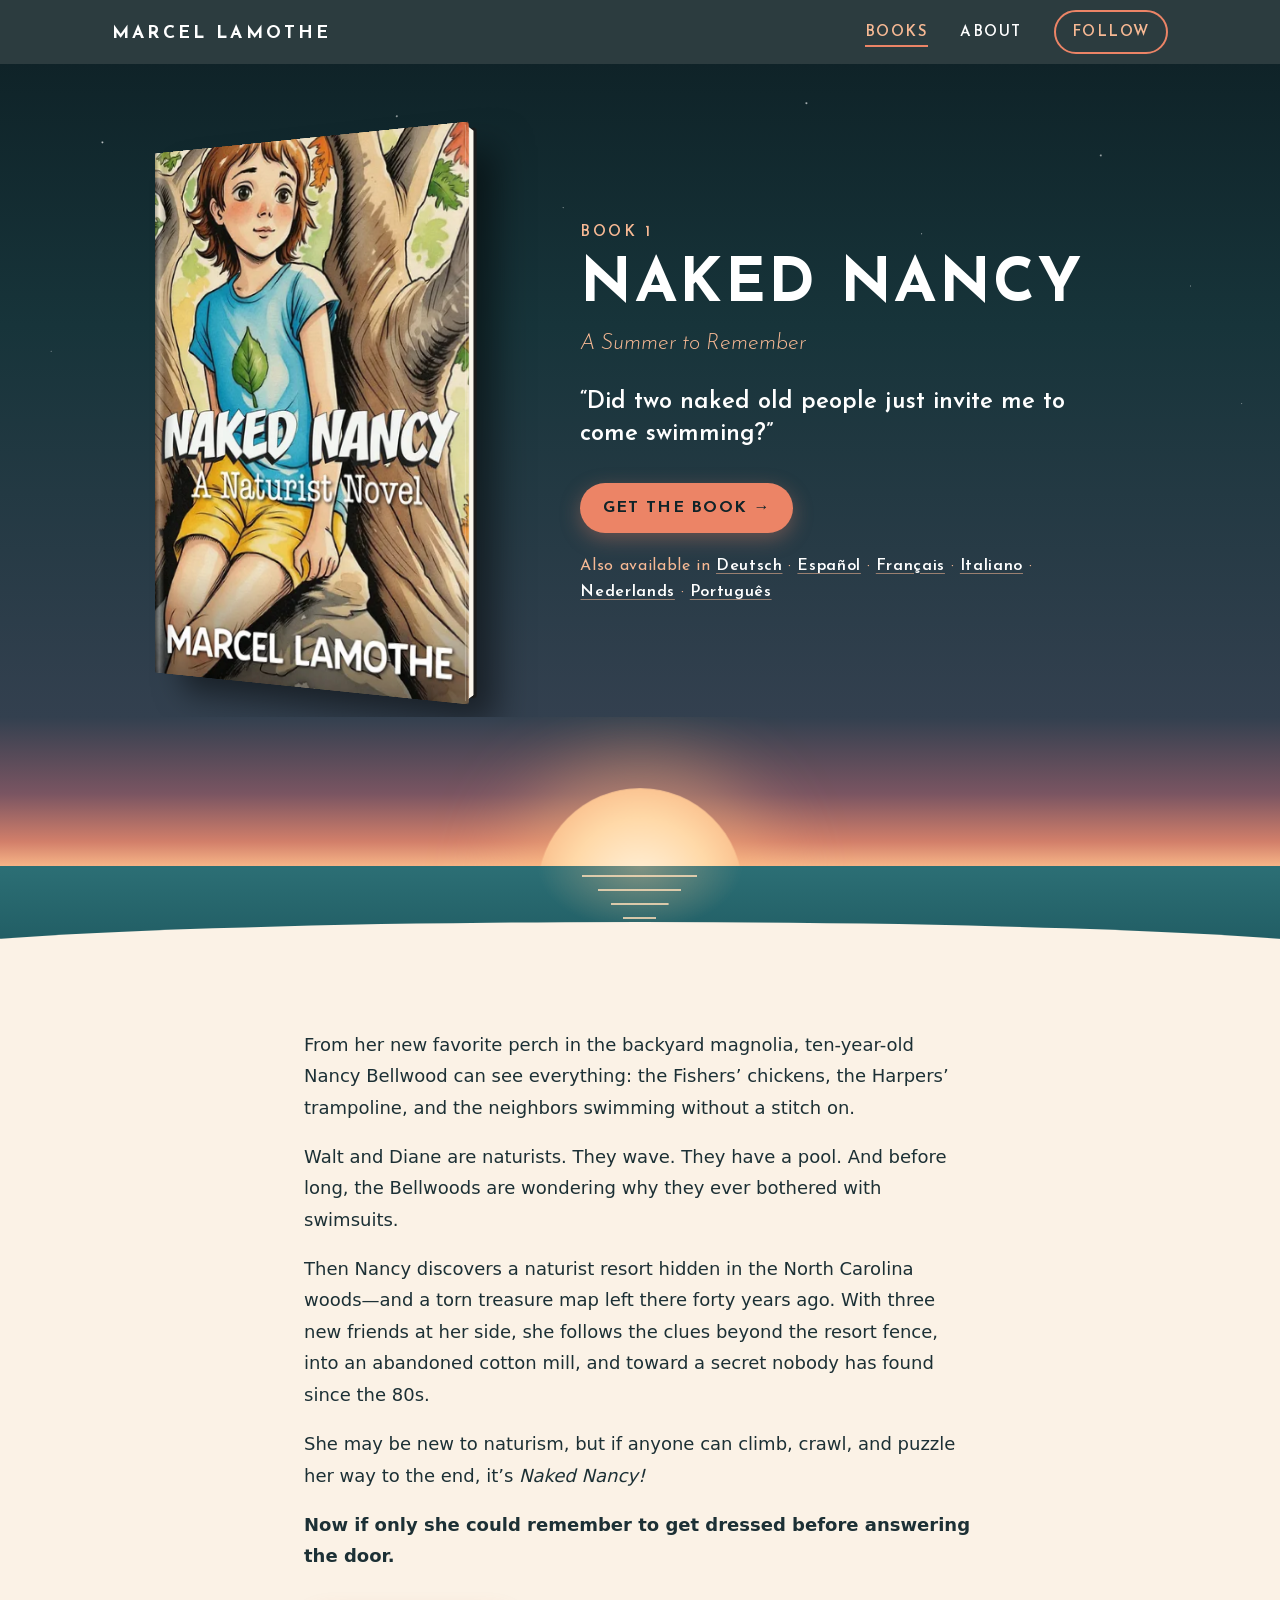
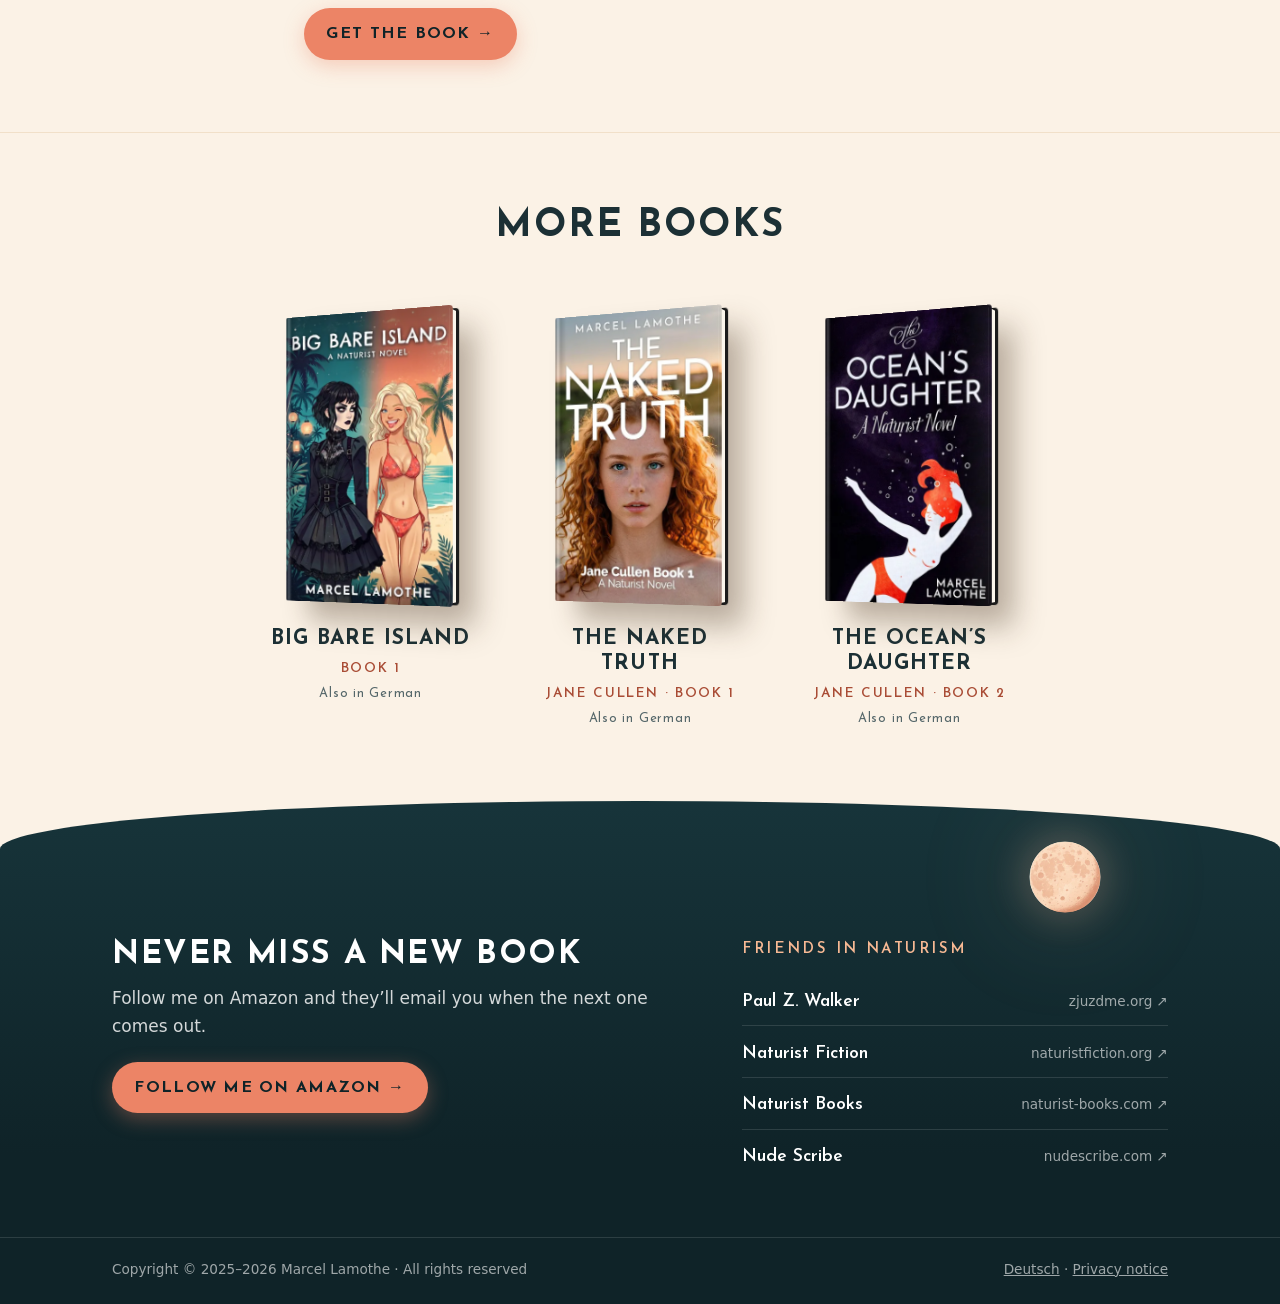
<file: naked-nancy/index.html>
<!DOCTYPE html>
<html lang="en">

<head>
  <meta charset="UTF-8" />
  <meta name="viewport" content="width=device-width, initial-scale=1.0" />
  <link rel="icon" type="image/png" sizes="32x32" href="../assets/images/favicon-32.png?v=3" />
  <link rel="apple-touch-icon" href="../assets/images/apple-touch-icon.png?v=3" />
  <title>Naked Nancy: A Summer to Remember · Marcel Lamothe</title>
  <meta name="description" content="Ten-year-old Nancy Bellwood discovers naturism, a hidden resort in the North Carolina woods, and a forty-year-old treasure map." />
  <link rel="canonical" href="https://marcellamothe.com/naked-nancy/" />
  <meta property="og:title" content="Naked Nancy: A Summer to Remember" />
  <meta property="og:description" content="Ten-year-old Nancy Bellwood discovers naturism, a hidden resort in the North Carolina woods, and a forty-year-old treasure map." />
  <meta property="og:type" content="book" />
  <meta property="og:url" content="https://marcellamothe.com/naked-nancy/" />
  <meta property="og:image" content="https://marcellamothe.com/assets/images/nancy1.webp" />
  <meta property="og:image:alt" content="The cover of Naked Nancy" />
  <meta name="twitter:card" content="summary" />
  <link rel="stylesheet" href="../css/style.css?v=34" />
</head>

<body data-book="naked-nancy">
  <header class="site-header">
    <div class="wrap nav">
      <a class="brand" href="../">Marcel Lamothe</a>
      <nav class="nav-links" aria-label="Main">
        <a href="../#books" aria-current="page">Books</a>
        <a href="../#about">About</a>
        <a class="nav-follow" href="https://www.amazon.com/stores/author/B0DPLSHB5Z" target="_blank" rel="noopener noreferrer">Follow</a>
      </nav>
    </div>
  </header>

  <main>
    <section class="dusk book-hero" aria-labelledby="book-title">
      <div class="wrap book-hero-inner">
        <div class="book-hero-cover">
          <span class="book-3d"><span class="cover"><img src="../assets/images/nancy1.webp" alt="The cover of Naked Nancy" width="400" height="637" /></span></span>
        </div>
        <div>
          <p class="eyebrow">Book 1</p>
          <h1 id="book-title">Naked Nancy</h1>
          <p class="book-subtitle">A Summer to Remember</p>
          <p class="hook">“Did two naked old people just invite me to come swimming?”</p>
          <a class="button" href="https://books2read.com/naked-nancy1" target="_blank" rel="noopener noreferrer">Get the book <span aria-hidden="true">→</span></a>
          <p class="editions">Also available in
            <a href="https://www.amazon.de/dp/B0GHS9M8CY" hreflang="de" lang="de" data-asin="B0GHS9M8CY" target="_blank" rel="noopener noreferrer">Deutsch</a> ·
            <a href="https://www.amazon.es/dp/B0GHS85Z87" hreflang="es" lang="es" data-asin="B0GHS85Z87" target="_blank" rel="noopener noreferrer">Español</a> ·
            <a href="https://www.amazon.fr/dp/B0GQTVJWYT" hreflang="fr" lang="fr" data-asin="B0GQTVJWYT" target="_blank" rel="noopener noreferrer">Français</a> ·
            <a href="https://www.amazon.it/dp/B0GHZRXVDZ" hreflang="it" lang="it" data-asin="B0GHZRXVDZ" target="_blank" rel="noopener noreferrer">Italiano</a> ·
            <a href="https://www.amazon.nl/dp/B0GSTH25W6" hreflang="nl" lang="nl" data-asin="B0GSTH25W6" target="_blank" rel="noopener noreferrer">Nederlands</a> ·
            <a href="https://www.amazon.com.br/dp/B0GQQZBP4Q" hreflang="pt" lang="pt" data-asin="B0GQQZBP4Q" target="_blank" rel="noopener noreferrer">Português</a>
          </p>
        </div>
      </div>
    </section>

    <div class="horizon" aria-hidden="true"><span class="sun"></span></div>

    <section class="section" aria-label="About the book">
      <div class="wrap">
        <div class="blurb">
          <p>From her new favorite perch in the backyard magnolia, ten-year-old Nancy Bellwood can see everything: the Fishers’ chickens,
            the Harpers’ trampoline, and the neighbors swimming without a stitch on.</p>
          <p>Walt and Diane are naturists. They wave. They have a pool. And before long, the Bellwoods are wondering why they ever
            bothered with swimsuits.</p>
          <p>Then Nancy discovers a naturist resort hidden in the North Carolina woods—and a torn treasure map left there forty years
            ago. With three new friends at her side, she follows the clues beyond the resort fence, into an abandoned cotton mill, and
            toward a secret nobody has found since the 80s.</p>
          <p>She may be new to naturism, but if anyone can climb, crawl, and puzzle her way to the end, it’s <em>Naked Nancy!</em></p>
          <p class="closing">Now if only she could remember to get dressed before answering the door.</p>
          <a class="button" href="https://books2read.com/naked-nancy1" target="_blank" rel="noopener noreferrer">Get the book <span aria-hidden="true">→</span></a>
        </div>
      </div>
    </section>

    <section class="section more-books" aria-labelledby="more-heading">
      <div class="wrap">
        <h2 id="more-heading" class="section-heading">More books</h2>
        <ul class="shelf shelf-light">
          <li class="book">
            <a class="book-link" href="../big-bare-island/">
              <span class="book-3d"><span class="cover"><img src="../assets/images/Big-Bare-Island-eBook-Cover.webp?v=2" alt="" width="400" height="640" loading="lazy" /></span></span>
              <span class="book-title">Big Bare Island</span>
              <span class="book-series">Book 1</span>
              <span class="book-langs">Also in German</span>
            </a>
          </li>
          <li class="book">
            <a class="book-link" href="../the-naked-truth/">
              <span class="book-3d"><span class="cover"><img src="../assets/images/the-naked-truth.webp" alt="" width="400" height="639" loading="lazy" /></span></span>
              <span class="book-title">The Naked Truth</span>
              <span class="book-series">Jane Cullen · Book 1</span>
              <span class="book-langs">Also in German</span>
            </a>
          </li>
          <li class="book">
            <a class="book-link" href="../the-oceans-daughter/">
              <span class="book-3d"><span class="cover"><img src="../assets/images/the_oceans_daughter_cover.webp" alt="" width="400" height="640" loading="lazy" /></span></span>
              <span class="book-title">The Ocean’s Daughter</span>
              <span class="book-series">Jane Cullen · Book 2</span>
              <span class="book-langs">Also in German</span>
            </a>
          </li>
        </ul>
      </div>
    </section>
  </main>

  <footer class="site-footer">
    <div class="moon" aria-hidden="true"></div>
    <div class="wrap footer-inner">
      <div class="follow">
        <h2 class="footer-heading">Never miss a new book</h2>
        <p>Follow me on Amazon and they’ll email you when the next one comes out.</p>
        <a class="button" href="https://www.amazon.com/stores/author/B0DPLSHB5Z" target="_blank" rel="noopener noreferrer">Follow me on Amazon <span aria-hidden="true">→</span></a>
      </div>
      <nav class="friends" aria-labelledby="friends-heading">
        <h2 id="friends-heading" class="eyebrow">Friends in naturism</h2>
        <ul>
          <li><a href="https://zjuzdme.org/" target="_blank" rel="noopener noreferrer"><span class="friend-name">Paul Z. Walker</span><span class="friend-url">zjuzdme.org <span aria-hidden="true">↗</span></span></a></li>
          <li><a href="https://naturistfiction.org" target="_blank" rel="noopener noreferrer"><span class="friend-name">Naturist Fiction</span><span class="friend-url">naturistfiction.org <span aria-hidden="true">↗</span></span></a></li>
          <li><a href="https://naturist-books.com" target="_blank" rel="noopener noreferrer"><span class="friend-name">Naturist Books</span><span class="friend-url">naturist-books.com <span aria-hidden="true">↗</span></span></a></li>
          <li><a href="https://nudescribe.com/" target="_blank" rel="noopener noreferrer"><span class="friend-name">Nude Scribe</span><span class="friend-url">nudescribe.com <span aria-hidden="true">↗</span></span></a></li>
        </ul>
      </nav>
    </div>
    <div class="footer-base">
      <div class="wrap">
        <span>Copyright © 2025–2026 Marcel Lamothe · All rights reserved</span>
        <span class="footer-links"><a href="../de/" hreflang="de" lang="de">Deutsch</a> · <a href="../privacy.html">Privacy notice</a></span>
      </div>
    </div>
  </footer>
  <script src="../js/editions.js?v=3" defer></script>
  <!-- Cloudflare Web Analytics --><script type='module' src='https://static.cloudflareinsights.com/beacon.min.js' data-cf-beacon='{"token": "75a681cef3ce4746854b50b4012ed195"}'></script><!-- End Cloudflare Web Analytics -->
</body>

</html>
</file>
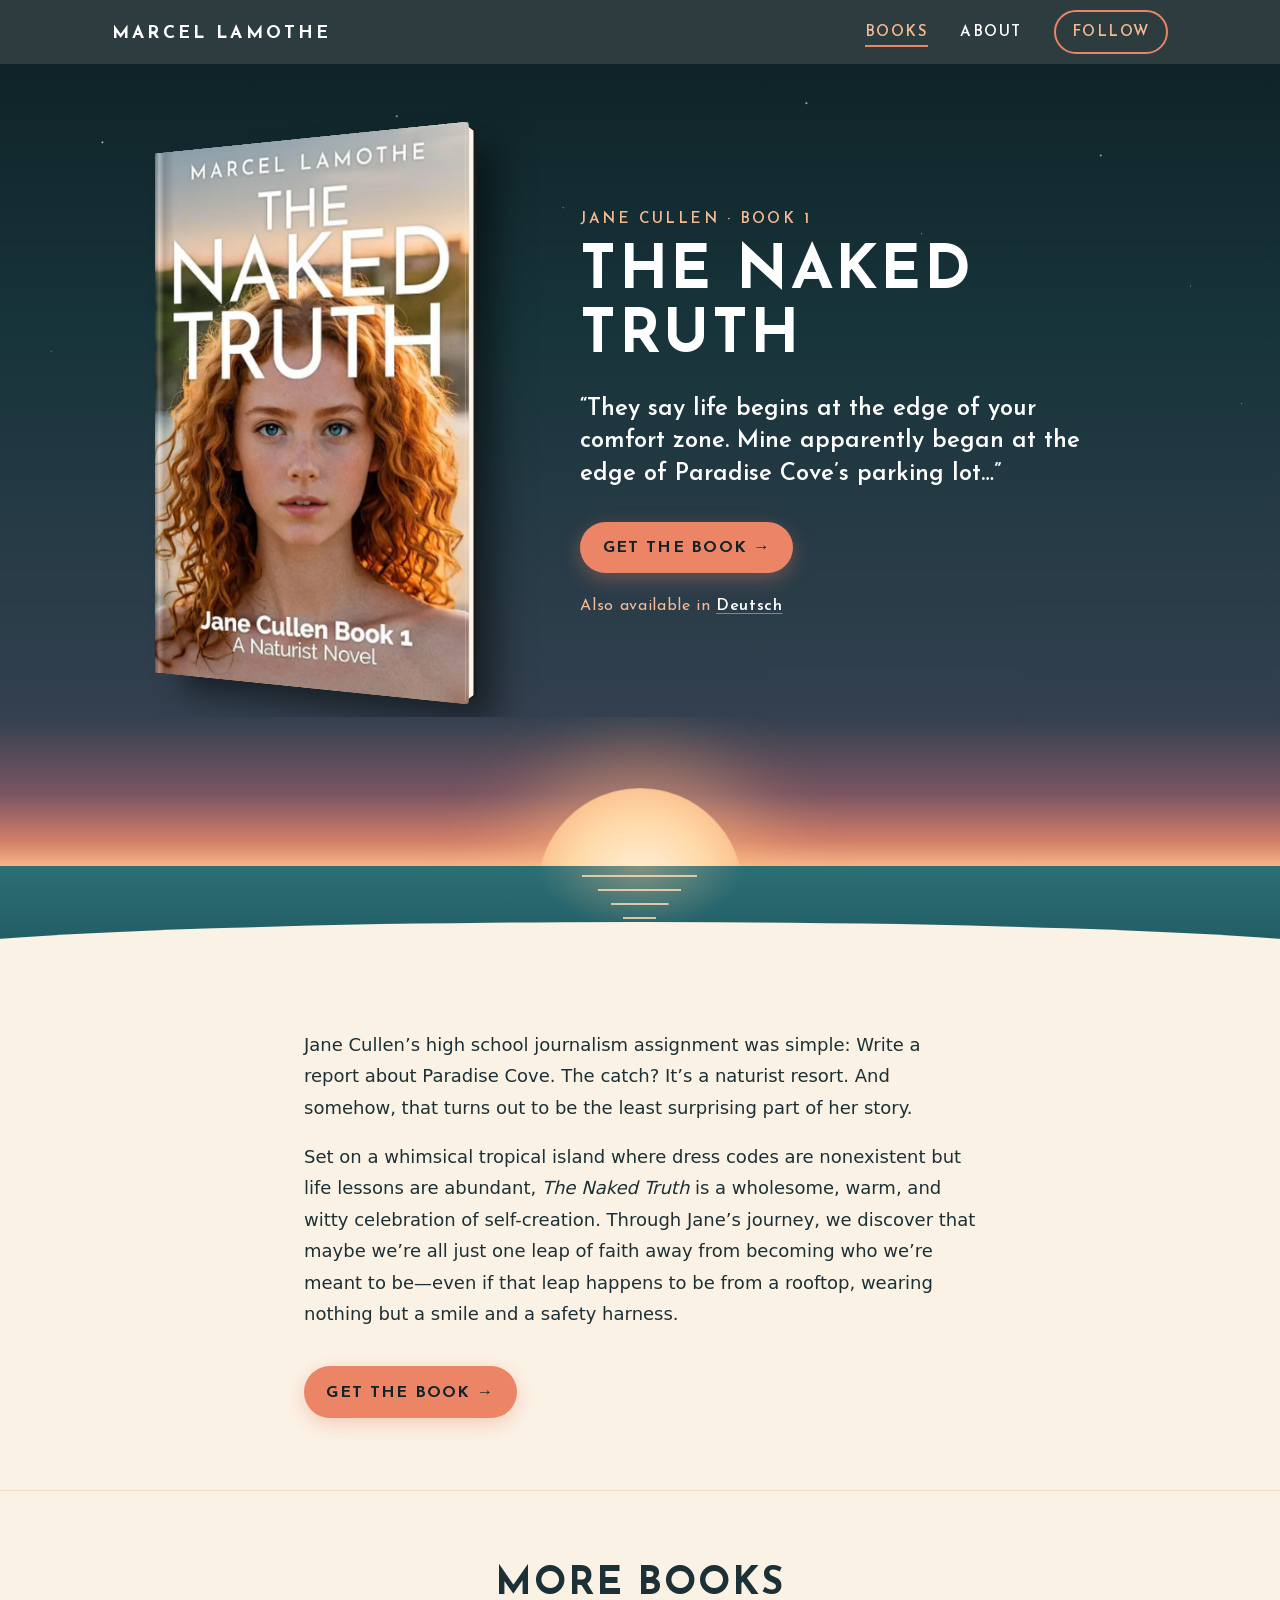
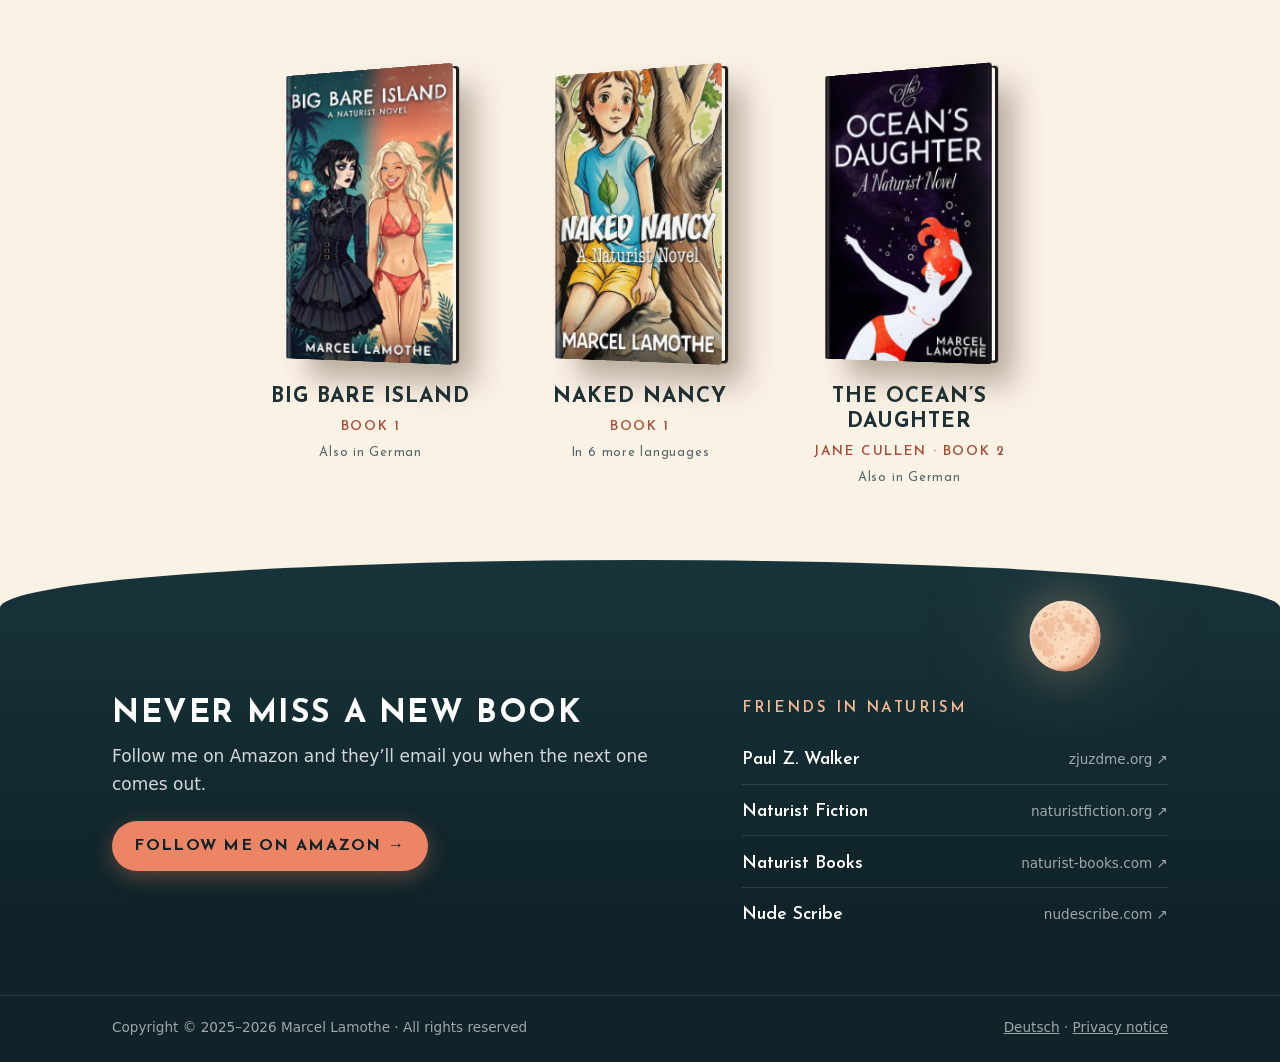
<file: the-naked-truth/index.html>
<!DOCTYPE html>
<html lang="en">

<head>
  <meta charset="UTF-8" />
  <meta name="viewport" content="width=device-width, initial-scale=1.0" />
  <link rel="icon" type="image/png" sizes="32x32" href="../assets/images/favicon-32.png?v=3" />
  <link rel="apple-touch-icon" href="../assets/images/apple-touch-icon.png?v=3" />
  <title>The Naked Truth · Marcel Lamothe</title>
  <meta name="description" content="Jane Cullen’s high school journalism assignment takes her to Paradise Cove, a naturist resort on a whimsical tropical island." />
  <link rel="canonical" href="https://marcellamothe.com/the-naked-truth/" />
  <meta property="og:title" content="The Naked Truth" />
  <meta property="og:description" content="Jane Cullen’s high school journalism assignment takes her to Paradise Cove, a naturist resort on a whimsical tropical island." />
  <meta property="og:type" content="book" />
  <meta property="og:url" content="https://marcellamothe.com/the-naked-truth/" />
  <meta property="og:image" content="https://marcellamothe.com/assets/images/the-naked-truth.webp" />
  <meta property="og:image:alt" content="The cover of The Naked Truth" />
  <meta name="twitter:card" content="summary" />
  <link rel="stylesheet" href="../css/style.css?v=34" />
</head>

<body data-book="the-naked-truth">
  <header class="site-header">
    <div class="wrap nav">
      <a class="brand" href="../">Marcel Lamothe</a>
      <nav class="nav-links" aria-label="Main">
        <a href="../#books" aria-current="page">Books</a>
        <a href="../#about">About</a>
        <a class="nav-follow" href="https://www.amazon.com/stores/author/B0DPLSHB5Z" target="_blank" rel="noopener noreferrer">Follow</a>
      </nav>
    </div>
  </header>

  <main>
    <section class="dusk book-hero" aria-labelledby="book-title">
      <div class="wrap book-hero-inner">
        <div class="book-hero-cover">
          <span class="book-3d"><span class="cover"><img src="../assets/images/the-naked-truth.webp" alt="The cover of The Naked Truth" width="400" height="639" /></span></span>
        </div>
        <div>
          <p class="eyebrow">Jane Cullen · Book 1</p>
          <h1 id="book-title">The Naked Truth</h1>
          <p class="hook">“They say life begins at the edge of your comfort zone. Mine apparently began at the edge of Paradise Cove’s parking lot…”</p>
          <a class="button" href="https://books2read.com/naked-truth" target="_blank" rel="noopener noreferrer">Get the book <span aria-hidden="true">→</span></a>
          <p class="editions">Also available in
            <a href="https://www.amazon.de/dp/B0GWWKMQ56" hreflang="de" lang="de" data-asin="B0GWWKMQ56" target="_blank" rel="noopener noreferrer">Deutsch</a>
          </p>
        </div>
      </div>
    </section>

    <div class="horizon" aria-hidden="true"><span class="sun"></span></div>

    <section class="section" aria-label="About the book">
      <div class="wrap">
        <div class="blurb">
          <p>Jane Cullen’s high school journalism assignment was simple: Write a report about Paradise Cove. The catch? It’s a naturist
            resort. And somehow, that turns out to be the least surprising part of her story.</p>
          <p>Set on a whimsical tropical island where dress codes are nonexistent but life lessons are abundant, <em>The Naked Truth</em>
            is a wholesome, warm, and witty celebration of self-creation. Through Jane’s journey, we discover that maybe we’re all just
            one leap of faith away from becoming who we’re meant to be—even if that leap happens to be from a rooftop, wearing nothing
            but a smile and a safety harness.</p>
          <a class="button" href="https://books2read.com/naked-truth" target="_blank" rel="noopener noreferrer">Get the book <span aria-hidden="true">→</span></a>
        </div>
      </div>
    </section>

    <section class="section more-books" aria-labelledby="more-heading">
      <div class="wrap">
        <h2 id="more-heading" class="section-heading">More books</h2>
        <ul class="shelf shelf-light">
          <li class="book">
            <a class="book-link" href="../big-bare-island/">
              <span class="book-3d"><span class="cover"><img src="../assets/images/Big-Bare-Island-eBook-Cover.webp?v=2" alt="" width="400" height="640" loading="lazy" /></span></span>
              <span class="book-title">Big Bare Island</span>
              <span class="book-series">Book 1</span>
              <span class="book-langs">Also in German</span>
            </a>
          </li>
          <li class="book">
            <a class="book-link" href="../naked-nancy/">
              <span class="book-3d"><span class="cover"><img src="../assets/images/nancy1.webp" alt="" width="400" height="637" loading="lazy" /></span></span>
              <span class="book-title">Naked Nancy</span>
              <span class="book-series">Book 1</span>
              <span class="book-langs">In 6 more languages</span>
            </a>
          </li>
          <li class="book">
            <a class="book-link" href="../the-oceans-daughter/">
              <span class="book-3d"><span class="cover"><img src="../assets/images/the_oceans_daughter_cover.webp" alt="" width="400" height="640" loading="lazy" /></span></span>
              <span class="book-title">The Ocean’s Daughter</span>
              <span class="book-series">Jane Cullen · Book 2</span>
              <span class="book-langs">Also in German</span>
            </a>
          </li>
        </ul>
      </div>
    </section>
  </main>

  <footer class="site-footer">
    <div class="moon" aria-hidden="true"></div>
    <div class="wrap footer-inner">
      <div class="follow">
        <h2 class="footer-heading">Never miss a new book</h2>
        <p>Follow me on Amazon and they’ll email you when the next one comes out.</p>
        <a class="button" href="https://www.amazon.com/stores/author/B0DPLSHB5Z" target="_blank" rel="noopener noreferrer">Follow me on Amazon <span aria-hidden="true">→</span></a>
      </div>
      <nav class="friends" aria-labelledby="friends-heading">
        <h2 id="friends-heading" class="eyebrow">Friends in naturism</h2>
        <ul>
          <li><a href="https://zjuzdme.org/" target="_blank" rel="noopener noreferrer"><span class="friend-name">Paul Z. Walker</span><span class="friend-url">zjuzdme.org <span aria-hidden="true">↗</span></span></a></li>
          <li><a href="https://naturistfiction.org" target="_blank" rel="noopener noreferrer"><span class="friend-name">Naturist Fiction</span><span class="friend-url">naturistfiction.org <span aria-hidden="true">↗</span></span></a></li>
          <li><a href="https://naturist-books.com" target="_blank" rel="noopener noreferrer"><span class="friend-name">Naturist Books</span><span class="friend-url">naturist-books.com <span aria-hidden="true">↗</span></span></a></li>
          <li><a href="https://nudescribe.com/" target="_blank" rel="noopener noreferrer"><span class="friend-name">Nude Scribe</span><span class="friend-url">nudescribe.com <span aria-hidden="true">↗</span></span></a></li>
        </ul>
      </nav>
    </div>
    <div class="footer-base">
      <div class="wrap">
        <span>Copyright © 2025–2026 Marcel Lamothe · All rights reserved</span>
        <span class="footer-links"><a href="../de/" hreflang="de" lang="de">Deutsch</a> · <a href="../privacy.html">Privacy notice</a></span>
      </div>
    </div>
  </footer>
  <script src="../js/editions.js?v=3" defer></script>
  <!-- Cloudflare Web Analytics --><script type='module' src='https://static.cloudflareinsights.com/beacon.min.js' data-cf-beacon='{"token": "75a681cef3ce4746854b50b4012ed195"}'></script><!-- End Cloudflare Web Analytics -->
</body>

</html>
</file>
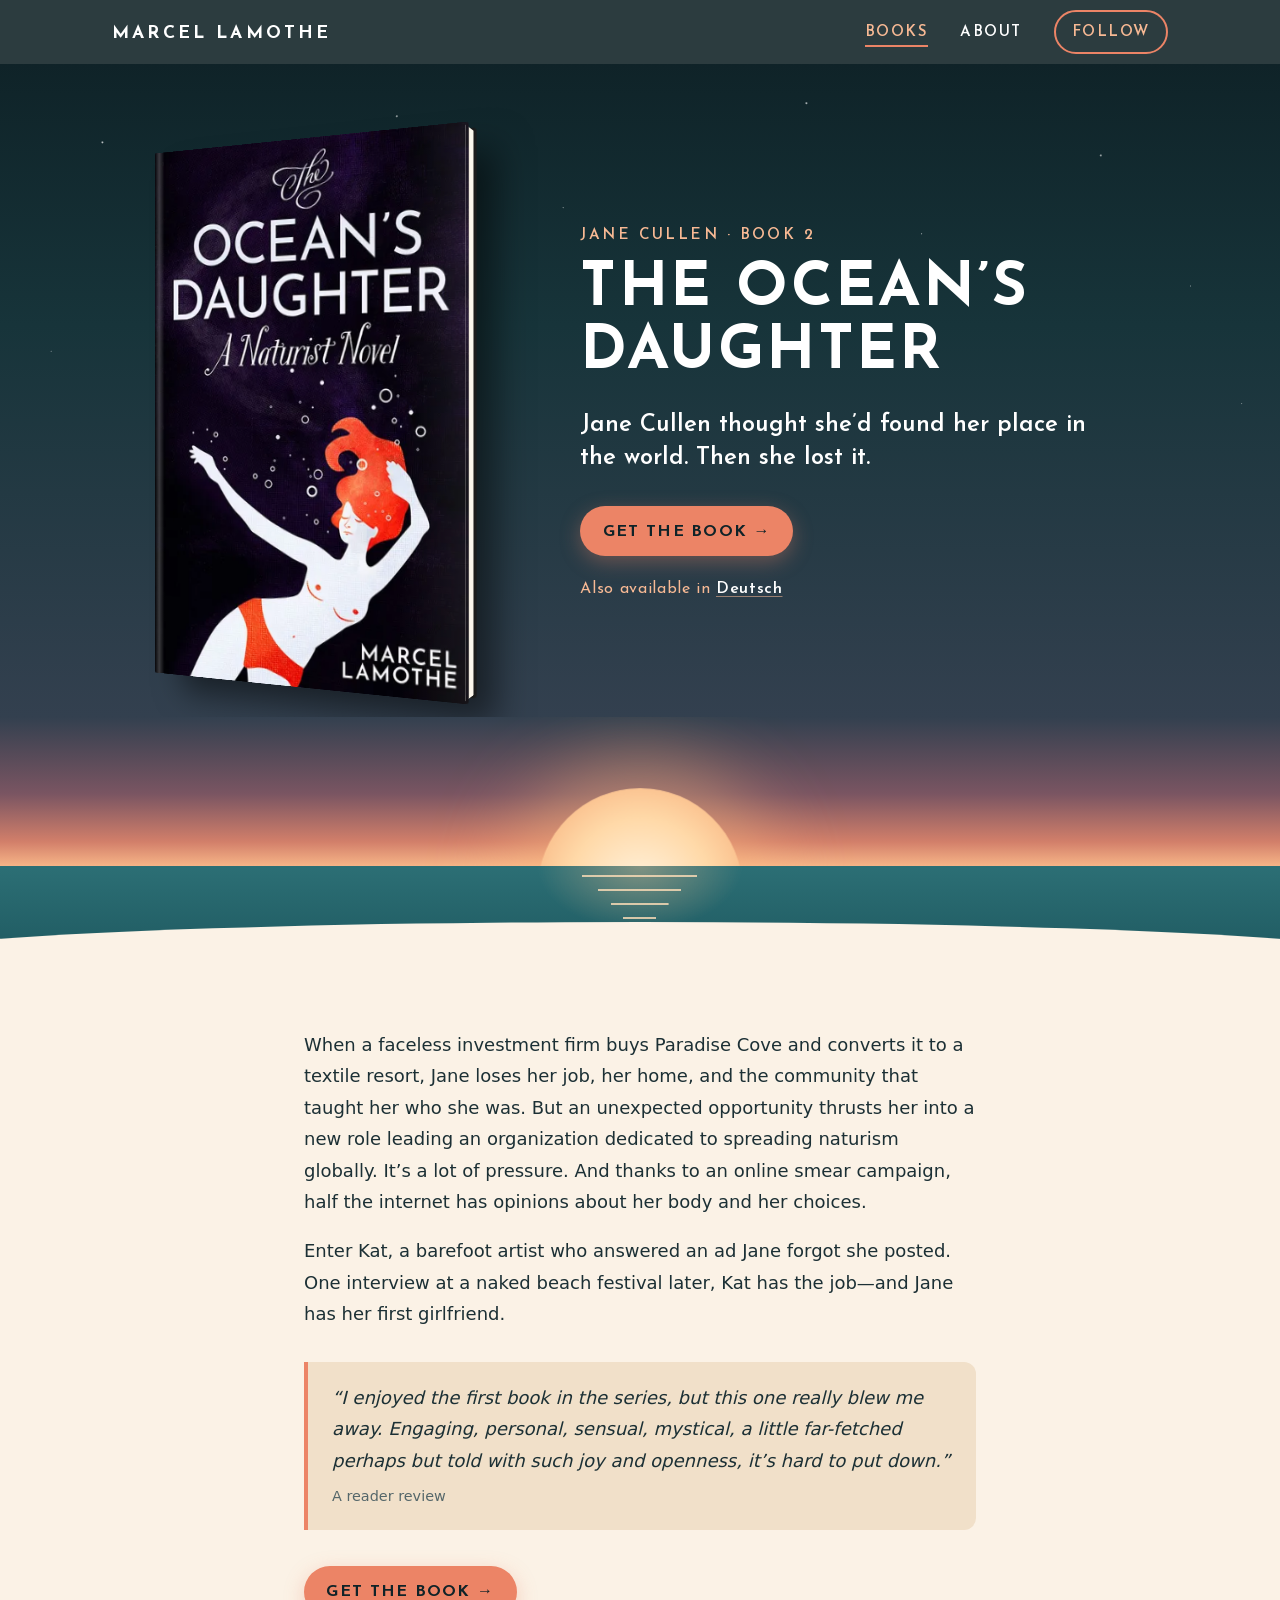
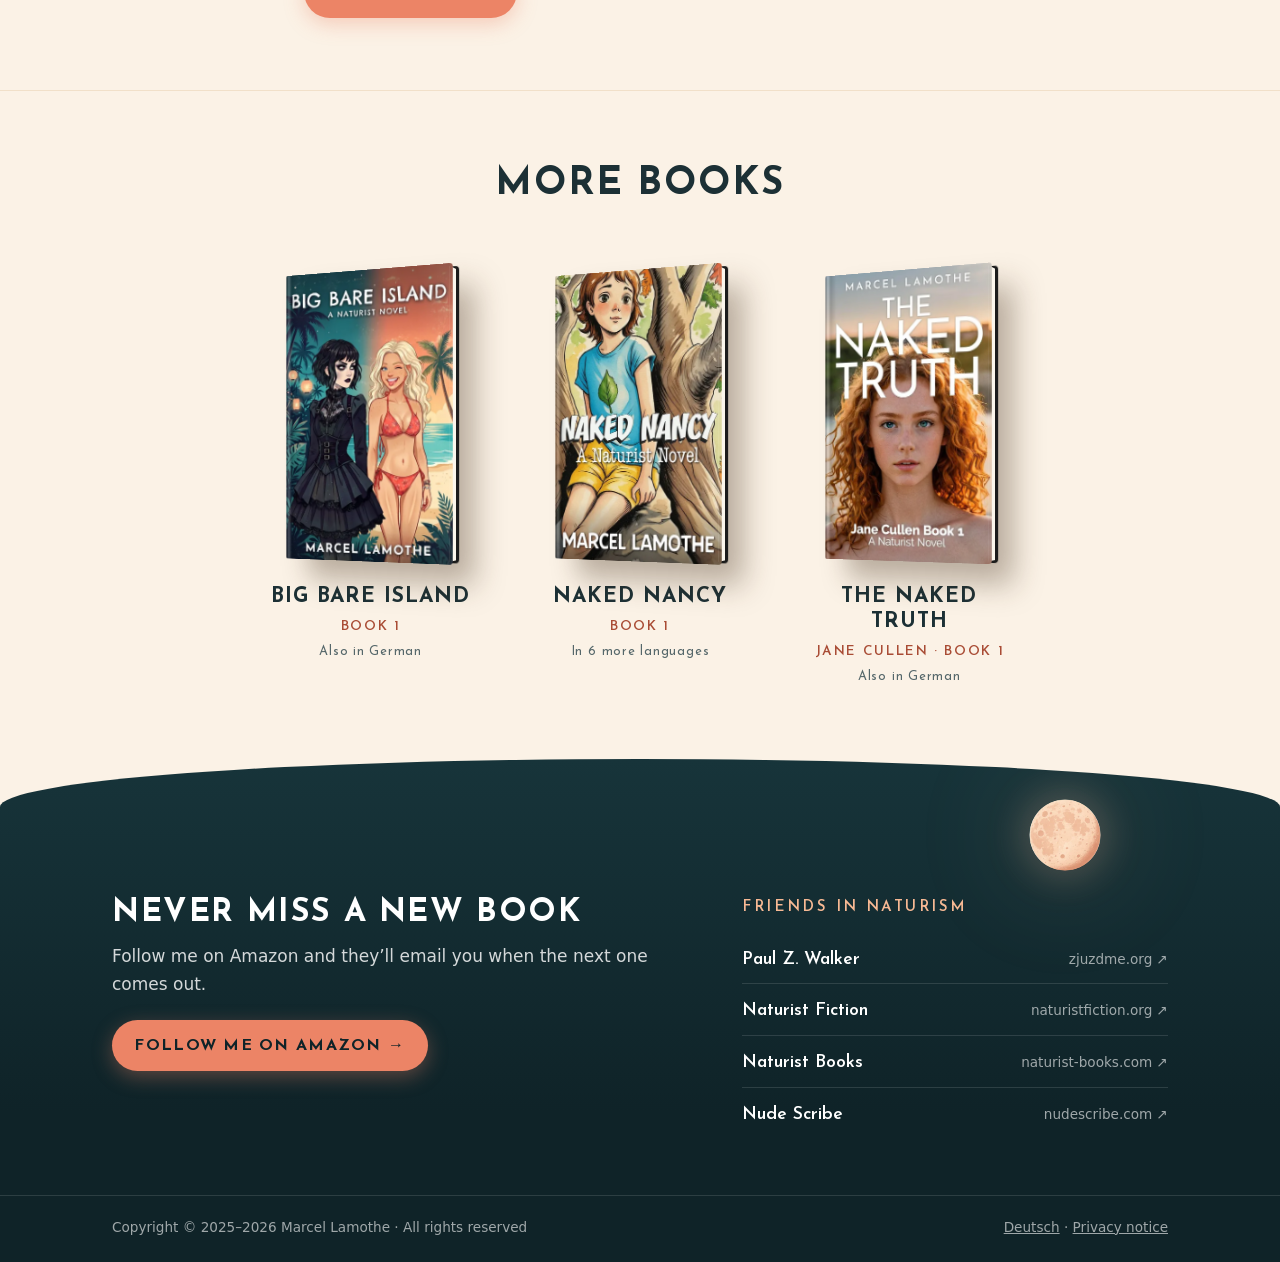
<file: the-oceans-daughter/index.html>
<!DOCTYPE html>
<html lang="en">

<head>
  <meta charset="UTF-8" />
  <meta name="viewport" content="width=device-width, initial-scale=1.0" />
  <link rel="icon" type="image/png" sizes="32x32" href="../assets/images/favicon-32.png?v=3" />
  <link rel="apple-touch-icon" href="../assets/images/apple-touch-icon.png?v=3" />
  <title>The Ocean’s Daughter · Marcel Lamothe</title>
  <meta name="description" content="Jane Cullen loses Paradise Cove, takes on a global naturist organization, and finds her first girlfriend." />
  <link rel="canonical" href="https://marcellamothe.com/the-oceans-daughter/" />
  <meta property="og:title" content="The Ocean’s Daughter" />
  <meta property="og:description" content="Jane Cullen loses Paradise Cove, takes on a global naturist organization, and finds her first girlfriend." />
  <meta property="og:type" content="book" />
  <meta property="og:url" content="https://marcellamothe.com/the-oceans-daughter/" />
  <meta property="og:image" content="https://marcellamothe.com/assets/images/the_oceans_daughter_cover.webp" />
  <meta property="og:image:alt" content="The cover of The Ocean’s Daughter" />
  <meta name="twitter:card" content="summary" />
  <link rel="stylesheet" href="../css/style.css?v=34" />
</head>

<body data-book="the-oceans-daughter">
  <header class="site-header">
    <div class="wrap nav">
      <a class="brand" href="../">Marcel Lamothe</a>
      <nav class="nav-links" aria-label="Main">
        <a href="../#books" aria-current="page">Books</a>
        <a href="../#about">About</a>
        <a class="nav-follow" href="https://www.amazon.com/stores/author/B0DPLSHB5Z" target="_blank" rel="noopener noreferrer">Follow</a>
      </nav>
    </div>
  </header>

  <main>
    <section class="dusk book-hero" aria-labelledby="book-title">
      <div class="wrap book-hero-inner">
        <div class="book-hero-cover">
          <span class="book-3d"><span class="cover"><img src="../assets/images/the_oceans_daughter_cover.webp" alt="The cover of The Ocean’s Daughter" width="400" height="640" /></span></span>
        </div>
        <div>
          <p class="eyebrow">Jane Cullen · Book 2</p>
          <h1 id="book-title">The Ocean’s Daughter</h1>
          <p class="hook">Jane Cullen thought she’d found her place in the world. Then she lost it.</p>
          <a class="button" href="https://books2read.com/Oceans-Daughter" target="_blank" rel="noopener noreferrer">Get the book <span aria-hidden="true">→</span></a>
          <p class="editions">Also available in
            <a href="https://www.amazon.de/dp/B0GGX5LBS2" hreflang="de" lang="de" data-asin="B0GGX5LBS2" target="_blank" rel="noopener noreferrer">Deutsch</a>
          </p>
        </div>
      </div>
    </section>

    <div class="horizon" aria-hidden="true"><span class="sun"></span></div>

    <section class="section" aria-label="About the book">
      <div class="wrap">
        <div class="blurb">
          <p>When a faceless investment firm buys Paradise Cove and converts it to a textile resort, Jane loses her job, her home, and
            the community that taught her who she was. But an unexpected opportunity thrusts her into a new role leading an organization
            dedicated to spreading naturism globally. It’s a lot of pressure. And thanks to an online smear campaign, half the internet
            has opinions about her body and her choices.</p>
          <p>Enter Kat, a barefoot artist who answered an ad Jane forgot she posted. One interview at a naked beach festival later, Kat
            has the job—and Jane has her first girlfriend.</p>
          <figure class="pull-quote">
            <blockquote>
              <p>“I enjoyed the first book in the series, but this one really blew me away. Engaging, personal, sensual, mystical, a little
                far-fetched perhaps but told with such joy and openness, it’s hard to put down.”</p>
            </blockquote>
            <figcaption>A reader review</figcaption>
          </figure>
          <a class="button" href="https://books2read.com/Oceans-Daughter" target="_blank" rel="noopener noreferrer">Get the book <span aria-hidden="true">→</span></a>
        </div>
      </div>
    </section>

    <section class="section more-books" aria-labelledby="more-heading">
      <div class="wrap">
        <h2 id="more-heading" class="section-heading">More books</h2>
        <ul class="shelf shelf-light">
          <li class="book">
            <a class="book-link" href="../big-bare-island/">
              <span class="book-3d"><span class="cover"><img src="../assets/images/Big-Bare-Island-eBook-Cover.webp?v=2" alt="" width="400" height="640" loading="lazy" /></span></span>
              <span class="book-title">Big Bare Island</span>
              <span class="book-series">Book 1</span>
              <span class="book-langs">Also in German</span>
            </a>
          </li>
          <li class="book">
            <a class="book-link" href="../naked-nancy/">
              <span class="book-3d"><span class="cover"><img src="../assets/images/nancy1.webp" alt="" width="400" height="637" loading="lazy" /></span></span>
              <span class="book-title">Naked Nancy</span>
              <span class="book-series">Book 1</span>
              <span class="book-langs">In 6 more languages</span>
            </a>
          </li>
          <li class="book">
            <a class="book-link" href="../the-naked-truth/">
              <span class="book-3d"><span class="cover"><img src="../assets/images/the-naked-truth.webp" alt="" width="400" height="639" loading="lazy" /></span></span>
              <span class="book-title">The Naked Truth</span>
              <span class="book-series">Jane Cullen · Book 1</span>
              <span class="book-langs">Also in German</span>
            </a>
          </li>
        </ul>
      </div>
    </section>
  </main>

  <footer class="site-footer">
    <div class="moon" aria-hidden="true"></div>
    <div class="wrap footer-inner">
      <div class="follow">
        <h2 class="footer-heading">Never miss a new book</h2>
        <p>Follow me on Amazon and they’ll email you when the next one comes out.</p>
        <a class="button" href="https://www.amazon.com/stores/author/B0DPLSHB5Z" target="_blank" rel="noopener noreferrer">Follow me on Amazon <span aria-hidden="true">→</span></a>
      </div>
      <nav class="friends" aria-labelledby="friends-heading">
        <h2 id="friends-heading" class="eyebrow">Friends in naturism</h2>
        <ul>
          <li><a href="https://zjuzdme.org/" target="_blank" rel="noopener noreferrer"><span class="friend-name">Paul Z. Walker</span><span class="friend-url">zjuzdme.org <span aria-hidden="true">↗</span></span></a></li>
          <li><a href="https://naturistfiction.org" target="_blank" rel="noopener noreferrer"><span class="friend-name">Naturist Fiction</span><span class="friend-url">naturistfiction.org <span aria-hidden="true">↗</span></span></a></li>
          <li><a href="https://naturist-books.com" target="_blank" rel="noopener noreferrer"><span class="friend-name">Naturist Books</span><span class="friend-url">naturist-books.com <span aria-hidden="true">↗</span></span></a></li>
          <li><a href="https://nudescribe.com/" target="_blank" rel="noopener noreferrer"><span class="friend-name">Nude Scribe</span><span class="friend-url">nudescribe.com <span aria-hidden="true">↗</span></span></a></li>
        </ul>
      </nav>
    </div>
    <div class="footer-base">
      <div class="wrap">
        <span>Copyright © 2025–2026 Marcel Lamothe · All rights reserved</span>
        <span class="footer-links"><a href="../de/" hreflang="de" lang="de">Deutsch</a> · <a href="../privacy.html">Privacy notice</a></span>
      </div>
    </div>
  </footer>
  <script src="../js/editions.js?v=3" defer></script>
  <!-- Cloudflare Web Analytics --><script type='module' src='https://static.cloudflareinsights.com/beacon.min.js' data-cf-beacon='{"token": "75a681cef3ce4746854b50b4012ed195"}'></script><!-- End Cloudflare Web Analytics -->
</body>

</html>
</file>
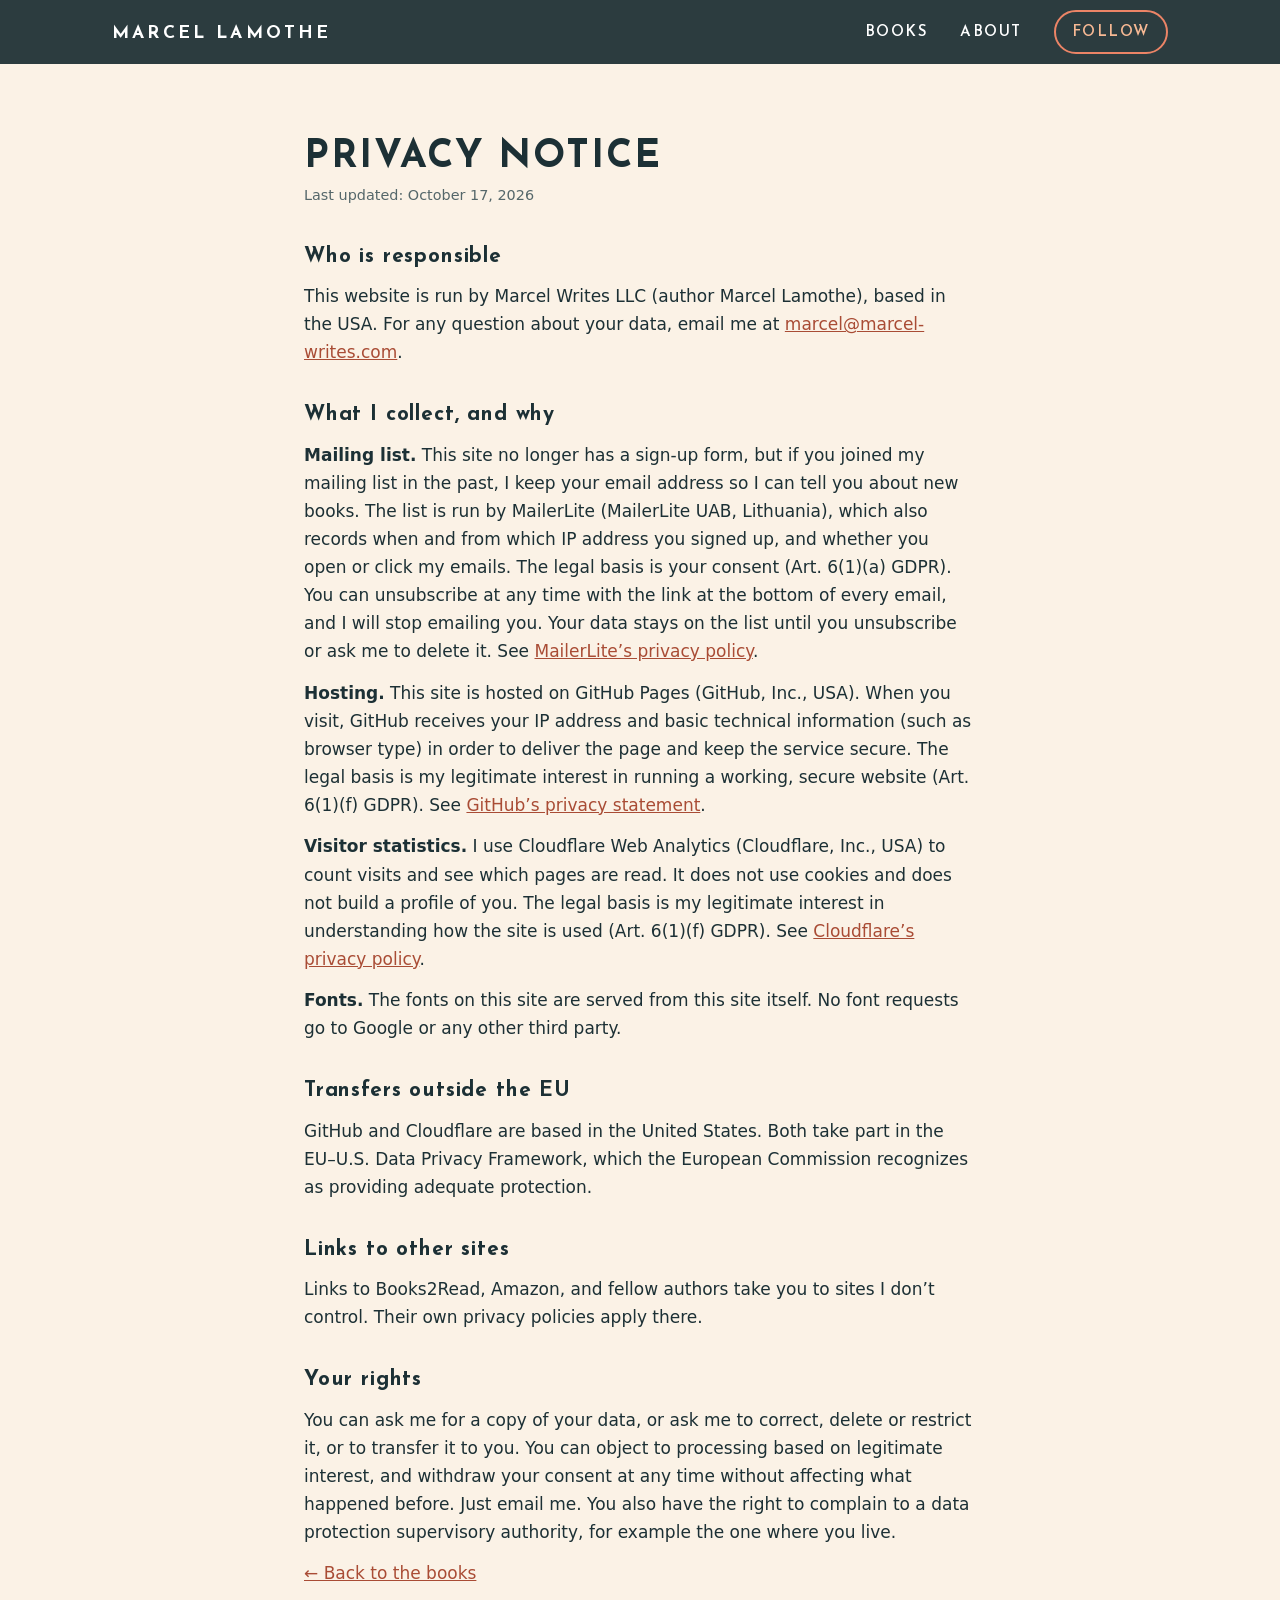
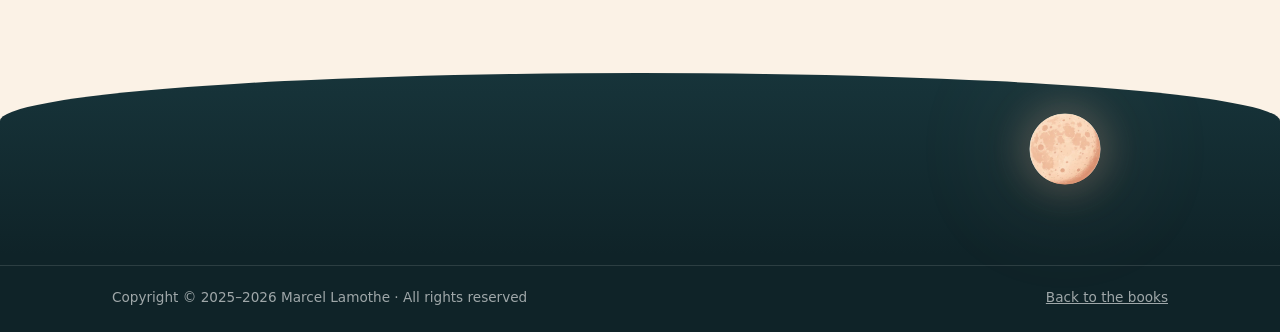
<file: privacy.html>
<!DOCTYPE html>
<html lang="en">

<head>
  <meta charset="UTF-8" />
  <meta name="viewport" content="width=device-width, initial-scale=1.0" />
  <link rel="icon" type="image/png" sizes="32x32" href="assets/images/favicon-32.png?v=3" />
  <link rel="apple-touch-icon" href="assets/images/apple-touch-icon.png?v=3" />
  <title>Privacy Notice · Marcel Lamothe</title>
  <meta name="description" content="How marcellamothe.com handles your personal data." />
  <link rel="canonical" href="https://marcellamothe.com/privacy.html" />
  <link rel="stylesheet" href="css/style.css?v=31" />
</head>

<body>
  <header class="site-header">
    <div class="wrap nav">
      <a class="brand" href="./">Marcel Lamothe</a>
      <nav class="nav-links" aria-label="Main">
        <a href="./#books">Books</a>
        <a href="./#about">About</a>
        <a class="nav-follow" href="https://www.amazon.com/stores/author/B0DPLSHB5Z" target="_blank" rel="noopener noreferrer">Follow</a>
      </nav>
    </div>
  </header>

  <main class="section">
    <div class="wrap text-page">
    <h1 class="section-heading">Privacy Notice</h1>
    <p class="updated">Last updated: October 17, 2026</p>

    <h2>Who is responsible</h2>
    <p>This website is run by Marcel Writes LLC (author Marcel Lamothe), based in the USA. For any question about your data, email me at
      <a href="mailto:marcel@marcel-writes.com">marcel@marcel-writes.com</a>.</p>

    <h2>What I collect, and why</h2>
    <p><strong>Mailing list.</strong> This site no longer has a sign-up form, but if you joined my mailing list in the past, I keep
      your email address so I can tell you about new books. The list is run by MailerLite (MailerLite UAB, Lithuania), which also records when and from which IP address you signed up,
      and whether you open or click my emails. The legal basis is your consent (Art. 6(1)(a) GDPR). You can unsubscribe at any time
      with the link at the bottom of every email, and I will stop emailing you. Your data stays on the list until you unsubscribe
      or ask me to delete it. See <a href="https://www.mailerlite.com/legal/privacy-policy" target="_blank" rel="noopener noreferrer">MailerLite’s privacy policy</a>.</p>

    <p><strong>Hosting.</strong> This site is hosted on GitHub Pages (GitHub, Inc., USA). When you visit, GitHub receives your IP
      address and basic technical information (such as browser type) in order to deliver the page and keep the service secure.
      The legal basis is my legitimate interest in running a working, secure website (Art. 6(1)(f) GDPR). See
      <a href="https://docs.github.com/en/site-policy/privacy-policies/github-general-privacy-statement" target="_blank" rel="noopener noreferrer">GitHub’s privacy statement</a>.</p>

    <p><strong>Visitor statistics.</strong> I use Cloudflare Web Analytics (Cloudflare, Inc., USA) to count visits and see which
      pages are read. It does not use cookies and does not build a profile of you. The legal basis is my legitimate interest in
      understanding how the site is used (Art. 6(1)(f) GDPR). See
      <a href="https://www.cloudflare.com/privacypolicy/" target="_blank" rel="noopener noreferrer">Cloudflare’s privacy policy</a>.</p>

    <p><strong>Fonts.</strong> The fonts on this site are served from this site itself. No font requests go to Google or any other
      third party.</p>

    <h2>Transfers outside the EU</h2>
    <p>GitHub and Cloudflare are based in the United States. Both take part in the EU–U.S. Data Privacy Framework, which the
      European Commission recognizes as providing adequate protection.</p>

    <h2>Links to other sites</h2>
    <p>Links to Books2Read, Amazon, and fellow authors take you to sites I don’t control. Their own privacy policies apply there.</p>

    <h2>Your rights</h2>
    <p>You can ask me for a copy of your data, or ask me to correct, delete or restrict it, or to transfer it to you. You can object
      to processing based on legitimate interest, and withdraw your consent at any time without affecting what happened before.
      Just email me. You also have the right to complain to a data protection supervisory authority, for example the one where you
      live.</p>

    <p><a href="./">← Back to the books</a></p>
    </div>
  </main>

  <footer class="site-footer">
    <div class="moon" aria-hidden="true"></div>
    <div class="footer-base">
      <div class="wrap">
        <span>Copyright © 2025–2026 Marcel Lamothe · All rights reserved</span>
        <a href="./">Back to the books</a>
      </div>
    </div>
  </footer>
</body>

</html>
</file>
<file: css/style.css>
/* Josefin Sans, self-hosted (SIL Open Font License, see assets/fonts/OFL.txt) */
@font-face {
  font-family: 'Josefin Sans';
  font-style: normal;
  font-weight: 100 700;
  font-display: swap;
  src: url('../assets/fonts/josefin-sans-latin.woff2') format('woff2');
  unicode-range: U+0000-00FF, U+0131, U+0152-0153, U+02BB-02BC, U+02C6, U+02DA, U+02DC, U+0304, U+0308, U+0329, U+2000-206F, U+20AC, U+2122, U+2191, U+2193, U+2212, U+2215, U+FEFF, U+FFFD;
}
@font-face {
  font-family: 'Josefin Sans';
  font-style: italic;
  font-weight: 300;
  font-display: swap;
  src: url('../assets/fonts/josefin-sans-italic-latin.woff2') format('woff2');
  unicode-range: U+0000-00FF, U+0131, U+0152-0153, U+02BB-02BC, U+02C6, U+02DA, U+02DC, U+0304, U+0308, U+0329, U+2000-206F, U+20AC, U+2122, U+2191, U+2193, U+2212, U+2215, U+FEFF, U+FFFD;
}

/* Colors come from the Big Bare Island cover: a teal night sky on one side,
   a coral sunset on the other, and a sandy beach underneath. */
:root {
  --night: #0f2328;
  --dusk: #17343a;
  --twilight: #33404f;
  --coral: #ec8466;
  --peach: #f7b994;
  --sun: #ffd9a8;
  --sea: #2c6f75;
  --sea-deep: #1f5a61;
  --sand: #fbf2e6;
  --sand-deep: #f1e0c9;
  --ink: #1c3035;
  --ink-soft: #55676a;
  --rust: #a94c35;

  --display: 'Josefin Sans', 'Avenir Next', Futura, sans-serif;
  --body: system-ui, -apple-system, 'Segoe UI', Roboto, Helvetica, Arial, sans-serif;
  --content: 1120px;
  --gutter: clamp(1rem, 4vw, 2rem);
}

* {
  margin: 0;
  padding: 0;
  box-sizing: border-box;
}

html {
  scroll-behavior: smooth;
  background-color: var(--night);
}

body {
  font-family: var(--body);
  font-size: 1.0625rem;
  line-height: 1.65;
  color: var(--ink);
  background-color: var(--sand);
}

img {
  display: block;
  max-width: 100%;
  height: auto;
}

a {
  color: inherit;
}

.wrap {
  max-width: var(--content);
  margin: 0 auto;
  padding: 0 var(--gutter);
}

.visually-hidden {
  position: absolute;
  width: 1px;
  height: 1px;
  padding: 0;
  margin: -1px;
  overflow: hidden;
  clip: rect(0, 0, 0, 0);
  white-space: nowrap;
  border: 0;
}

/* Buttons */
.button {
  display: inline-block;
  padding: 0.8rem 1.4rem 0.7rem;
  border-radius: 999px;
  background-color: var(--coral);
  color: var(--night);
  font-family: var(--display);
  font-size: 1rem;
  font-weight: 700;
  letter-spacing: 0.08em;
  text-transform: uppercase;
  text-decoration: none;
  white-space: nowrap;
  box-shadow: 0 6px 20px rgba(236, 132, 102, 0.35);
  transition: background-color 0.2s ease, transform 0.2s ease, box-shadow 0.2s ease;
}

.button:hover,
.button:focus-visible {
  background-color: var(--peach);
  transform: translateY(-2px);
  box-shadow: 0 10px 26px rgba(236, 132, 102, 0.45);
}

.button:focus-visible {
  outline: 3px solid var(--sun);
  outline-offset: 3px;
}

/* Top bar */
.site-header {
  position: sticky;
  top: 0;
  z-index: 50;
  background-color: rgba(15, 35, 40, 0.88);
  backdrop-filter: blur(10px);
  -webkit-backdrop-filter: blur(10px);
  color: #FFFFFF;
}

.nav {
  display: flex;
  align-items: center;
  justify-content: space-between;
  gap: 1rem;
  min-height: 4rem;
}

.brand {
  font-family: var(--display);
  font-size: 1.1rem;
  font-weight: 700;
  letter-spacing: 0.18em;
  text-transform: uppercase;
  text-decoration: none;
  white-space: nowrap;
  padding-top: 0.2em; /* Josefin sits high in its line box */
}

.nav-links {
  display: flex;
  align-items: center;
  gap: clamp(1rem, 3vw, 2rem);
}

.nav-links a {
  font-family: var(--display);
  font-size: 0.95rem;
  font-weight: 600;
  letter-spacing: 0.1em;
  text-transform: uppercase;
  text-decoration: none;
  padding-top: 0.2em;
}

.nav-links a:not(.nav-follow) {
  border-bottom: 2px solid transparent;
  transition: color 0.2s ease, border-color 0.2s ease;
}

.nav-links a:not(.nav-follow):hover,
.nav-links a:not(.nav-follow):focus-visible,
.nav-links a[aria-current="page"] {
  color: var(--peach);
  border-bottom-color: var(--coral);
}

.nav-links .nav-follow {
  padding: 0.5rem 1rem 0.4rem;
  border: 2px solid var(--coral);
  border-radius: 999px;
  color: var(--peach);
  transition: background-color 0.2s ease, color 0.2s ease;
}

.nav-links .nav-follow:hover,
.nav-links .nav-follow:focus-visible {
  background-color: var(--coral);
  color: var(--night);
}

/* Dusk sky: the dark top of every page, with a scattering of stars */
.dusk {
  position: relative;
  color: #FFFFFF;
  background-color: var(--dusk);
  background-image:
    radial-gradient(1.5px 1.5px at 8% 12%, rgba(255, 255, 255, 0.8), transparent),
    radial-gradient(1px 1px at 19% 30%, rgba(255, 255, 255, 0.6), transparent),
    radial-gradient(1.5px 1.5px at 31% 8%, rgba(255, 255, 255, 0.7), transparent),
    radial-gradient(1px 1px at 44% 22%, rgba(255, 255, 255, 0.5), transparent),
    radial-gradient(1.5px 1.5px at 63% 6%, rgba(255, 255, 255, 0.8), transparent),
    radial-gradient(1px 1px at 72% 26%, rgba(255, 255, 255, 0.6), transparent),
    radial-gradient(1.5px 1.5px at 86% 14%, rgba(255, 255, 255, 0.7), transparent),
    radial-gradient(1px 1px at 93% 34%, rgba(255, 255, 255, 0.5), transparent),
    radial-gradient(1px 1px at 4% 44%, rgba(255, 255, 255, 0.4), transparent),
    radial-gradient(1px 1px at 97% 52%, rgba(255, 255, 255, 0.4), transparent),
    linear-gradient(180deg, var(--night) 0%, var(--dusk) 40%, var(--twilight) 100%);
}

.eyebrow {
  font-family: var(--display);
  font-size: 0.95rem;
  font-weight: 600;
  letter-spacing: 0.16em;
  text-transform: uppercase;
  color: var(--peach);
}

/* The sun going down behind the sea, then the beach */
.horizon {
  position: relative;
  height: clamp(150px, 20vw, 240px);
  overflow: hidden;
  background: linear-gradient(180deg, var(--twilight) 0%, #7a5562 32%, #d27f6a 52%, #f6b487 62%);
}

.sun {
  position: absolute;
  left: 50%;
  top: 62%;
  width: clamp(130px, 16vw, 210px);
  aspect-ratio: 1;
  border-radius: 50%;
  background: radial-gradient(circle, #FFF4E0 0%, var(--sun) 50%, #f6a874 100%);
  box-shadow: 0 0 80px 30px rgba(255, 190, 130, 0.45);
  transform: translate(-50%, -38%);
  animation: sunset 3.5s cubic-bezier(0.25, 0.6, 0.3, 1) both;
}

@keyframes sunset {
  from { transform: translate(-50%, -75%); }
}

/* The sea, with the sun's reflection glinting on it */
.horizon::before {
  content: "";
  position: absolute;
  left: 0;
  right: 0;
  top: 62%;
  bottom: 0;
  z-index: 1;
  --glint: rgba(255, 222, 184, 0.8);
  background:
    linear-gradient(var(--glint), var(--glint)) 50% 10% / clamp(70px, 9vw, 120px) 2px no-repeat,
    linear-gradient(var(--glint), var(--glint)) 50% 26% / clamp(50px, 6.5vw, 86px) 2px no-repeat,
    linear-gradient(var(--glint), var(--glint)) 50% 42% / clamp(34px, 4.5vw, 58px) 2px no-repeat,
    linear-gradient(var(--glint), var(--glint)) 50% 58% / clamp(20px, 2.6vw, 34px) 2px no-repeat,
    radial-gradient(ellipse clamp(60px, 8vw, 110px) 70% at 50% 0, rgba(255, 200, 150, 0.4), transparent),
    linear-gradient(180deg, var(--sea) 0%, var(--sea-deep) 100%);
}

/* The beach, curving gently up into the frame */
.horizon::after {
  content: "";
  position: absolute;
  left: -10%;
  right: -10%;
  bottom: -40px;
  height: 75px;
  z-index: 2;
  border-radius: 50% 50% 0 0;
  background-color: var(--sand);
}

/* Home: books under the evening sky */
.books-hero {
  padding: clamp(3rem, 7vw, 5.5rem) 0 clamp(2rem, 4vw, 3rem);
  text-align: center;
}

.books-hero h1 {
  margin-top: 0.75rem;
  font-family: var(--display);
  font-size: clamp(2.2rem, 5vw, 3.6rem);
  font-weight: 700;
  line-height: 1.05;
  letter-spacing: 0.04em;
  text-transform: uppercase;
}

.coming-next {
  margin-top: clamp(2.5rem, 5vw, 3.5rem);
  font-family: var(--display);
  font-size: 1.05rem;
  letter-spacing: 0.06em;
  color: var(--peach);
}

.coming-next b {
  color: #FFFFFF;
  font-weight: 700;
}

/* A shelf of 3D books */
.shelf {
  list-style: none;
  display: grid;
  grid-template-columns: repeat(4, minmax(0, 1fr));
  gap: clamp(2rem, 4vw, 3.5rem) clamp(1rem, 4vw, 3rem);
  margin-top: clamp(2.5rem, 6vw, 4rem);
}

.book {
  animation: rise 0.8s cubic-bezier(0.2, 0.7, 0.2, 1) both;
}

.book:nth-child(2) { animation-delay: 0.1s; }
.book:nth-child(3) { animation-delay: 0.2s; }
.book:nth-child(4) { animation-delay: 0.3s; }

@keyframes rise {
  from {
    opacity: 0;
    transform: translateY(40px);
  }
}

.book-link {
  display: block;
  text-align: center;
  text-decoration: none;
  perspective: 1100px;
  -webkit-tap-highlight-color: transparent;
}

.book-link:focus-visible {
  outline: none;
}

.book-3d {
  --thickness: 18px;
  position: relative;
  display: block;
  width: 82%;
  margin: 0 auto;
  aspect-ratio: 400 / 640;
  transform-style: preserve-3d;
  transform: rotateY(-24deg);
  transition: transform 0.6s cubic-bezier(0.2, 0.7, 0.2, 1);
}

/* Front cover, with a crease where it bends at the spine */
.cover {
  position: absolute;
  inset: 0;
  border-radius: 2px 4px 4px 2px;
  overflow: hidden;
  transform: translateZ(calc(var(--thickness) / 2));
}

.cover img {
  width: 100%;
  height: 100%;
  object-fit: cover;
}

.cover::after {
  content: "";
  position: absolute;
  inset: 0;
  background: linear-gradient(90deg,
    rgba(0, 0, 0, 0.28) 0%,
    rgba(255, 255, 255, 0.22) 1.6%,
    rgba(0, 0, 0, 0.14) 3.4%,
    rgba(0, 0, 0, 0) 7%,
    rgba(0, 0, 0, 0) 80%,
    rgba(255, 255, 255, 0.08) 100%);
  pointer-events: none;
}

/* Page edges */
.book-3d::before {
  content: "";
  position: absolute;
  top: 3px;
  bottom: 3px;
  left: calc(100% - var(--thickness) / 2 - 3px);
  width: var(--thickness);
  background: repeating-linear-gradient(90deg, #fbf6ec 0 2px, #ddd2bf 2px 3px);
  transform: rotateY(90deg);
}

/* Back cover, which also throws the shadow */
.book-3d::after {
  content: "";
  position: absolute;
  inset: 0;
  border-radius: 2px 4px 4px 2px;
  background-color: #1b1b1b;
  box-shadow: 18px 22px 34px rgba(0, 0, 0, 0.5);
  transform: translateZ(calc(var(--thickness) / -2));
}

.book-link:hover .book-3d,
.book-link:focus-visible .book-3d {
  transform: rotateY(-6deg) translateY(-12px);
}

.book-title {
  display: block;
  margin-top: 1.5rem;
  font-family: var(--display);
  font-size: clamp(1.05rem, 2vw, 1.3rem);
  font-weight: 700;
  line-height: 1.2;
  letter-spacing: 0.05em;
  text-transform: uppercase;
  transition: color 0.2s ease;
}

.book-series {
  display: block;
  margin-top: 0.35rem;
  font-family: var(--display);
  font-size: 0.85rem;
  font-weight: 600;
  letter-spacing: 0.12em;
  text-transform: uppercase;
  color: var(--peach);
}

.book-link:hover .book-title,
.book-link:focus-visible .book-title {
  color: var(--peach);
}

.book-link:focus-visible .book-title {
  text-decoration: underline;
  text-decoration-color: var(--coral);
  text-underline-offset: 4px;
}

/* The same shelf on the sand */
.shelf-light .book-title {
  color: var(--ink);
}

.shelf-light .book-series {
  color: var(--rust);
}

.shelf-light .book-link:hover .book-title,
.shelf-light .book-link:focus-visible .book-title {
  color: var(--rust);
}

.shelf-light .book-3d::after {
  box-shadow: 16px 20px 30px rgba(60, 40, 20, 0.35);
}

/* Sections on the sand */
.section {
  padding: clamp(2.5rem, 6vw, 4.5rem) 0;
}

.section-heading {
  font-family: var(--display);
  font-size: clamp(1.7rem, 3.5vw, 2.4rem);
  font-weight: 700;
  line-height: 1.15;
  letter-spacing: 0.05em;
  text-transform: uppercase;
  color: var(--ink);
}

/* About */
.about-inner {
  display: flex;
  align-items: center;
  gap: clamp(1.5rem, 5vw, 3.5rem);
  max-width: 900px;
}

.author-photo {
  flex: 0 0 auto;
  width: clamp(150px, 22vw, 220px);
  height: auto;
  aspect-ratio: 1;
  border-radius: 50%;
  object-fit: cover;
  box-shadow: 0 0 0 6px var(--sand), 0 0 0 9px var(--coral), 0 14px 30px rgba(60, 40, 20, 0.25);
}

.about-text .section-heading {
  margin-bottom: 0.75rem;
}

.about-text p + p {
  margin-top: 0.85rem;
}

/* Footer: night falls, the moon comes up */
.site-footer {
  position: relative;
  overflow: hidden;
  padding: clamp(6.5rem, 11vw, 8.5rem) 0 1.5rem;
  border-radius: 50% 50% 0 0 / 48px 48px 0 0;
  background: linear-gradient(180deg, var(--dusk) 0%, var(--night) 70%);
  color: #FFFFFF;
}

.moon {
  position: absolute;
  top: clamp(1.75rem, 3.5vw, 2.5rem);
  right: 14%;
  width: clamp(48px, 6vw, 72px);
  aspect-ratio: 1;
  border-radius: 50%;
  background: url("../assets/images/moon.webp") center / cover no-repeat;
  box-shadow:
    0 0 36px 8px rgba(247, 185, 148, 0.22),
    0 0 110px 30px rgba(247, 185, 148, 0.08);
}

.footer-inner {
  display: grid;
  grid-template-columns: minmax(0, 1.3fr) minmax(0, 1fr);
  gap: 2.5rem clamp(2rem, 6vw, 5rem);
  align-items: start;
}

.footer-heading {
  font-family: var(--display);
  font-size: clamp(1.5rem, 3vw, 2rem);
  font-weight: 700;
  line-height: 1.15;
  letter-spacing: 0.05em;
  text-transform: uppercase;
}

.follow p {
  margin: 0.6rem 0 1.4rem;
  max-width: 34rem;
  color: rgba(255, 255, 255, 0.82);
}

.social {
  list-style: none;
  display: flex;
  flex-wrap: wrap;
  gap: 0.75rem 1.75rem;
  margin-top: 1.5rem;
}

.social a {
  display: inline-flex;
  align-items: center;
  gap: 0.6rem;
  font-size: 0.95rem;
  color: rgba(255, 255, 255, 0.82);
  text-decoration: none;
  transition: color 0.2s ease;
}

.social a:hover,
.social a:focus-visible {
  color: var(--peach);
}

.social-icon {
  width: 36px;
  height: 36px;
  flex: none;
  border-radius: 50%;
}

.social-x {
  padding: 8px;
  background: #000;
  color: #fff;
}

.friends .eyebrow {
  margin-bottom: 0.75rem;
}

.friends ul {
  list-style: none;
}

.friends li + li {
  border-top: 1px solid rgba(255, 255, 255, 0.12);
}

.friends a {
  display: flex;
  justify-content: space-between;
  align-items: baseline;
  gap: 1rem;
  padding: 0.6rem 0;
  text-decoration: none;
}

.friends a:hover .friend-name,
.friends a:focus-visible .friend-name {
  color: var(--peach);
}

.friend-name {
  font-family: var(--display);
  font-size: 1.1rem;
  font-weight: 600;
  padding-top: 0.15em;
  transition: color 0.2s ease;
}

.friend-url {
  font-size: 0.85rem;
  color: rgba(255, 255, 255, 0.6);
}

.footer-base {
  margin-top: clamp(2.5rem, 5vw, 3.5rem);
  padding-top: 1.25rem;
  border-top: 1px solid rgba(255, 255, 255, 0.12);
  font-size: 0.85rem;
  color: rgba(255, 255, 255, 0.6);
}

.footer-base .wrap {
  display: flex;
  flex-wrap: wrap;
  justify-content: space-between;
  gap: 0.5rem 1.5rem;
}

.footer-base a:hover,
.footer-base a:focus-visible {
  color: var(--peach);
}

/* Book pages */
.book-hero {
  padding: clamp(2.5rem, 6vw, 5rem) 0 clamp(1rem, 3vw, 2rem);
}

.book-hero-inner {
  display: grid;
  grid-template-columns: minmax(0, 0.8fr) minmax(0, 1.2fr);
  gap: clamp(2rem, 6vw, 5rem);
  align-items: center;
}

.book-hero .book-3d {
  --thickness: 26px;
  width: min(100%, 340px);
}

.book-hero .book-3d:hover {
  transform: rotateY(-6deg) translateY(-8px);
}

.book-hero-cover {
  perspective: 1200px;
  animation: rise 0.9s cubic-bezier(0.2, 0.7, 0.2, 1) both;
}

.book-hero h1 {
  margin-top: 0.6rem;
  font-family: var(--display);
  font-size: clamp(2.2rem, 5.5vw, 3.8rem);
  font-weight: 700;
  line-height: 1.05;
  letter-spacing: 0.04em;
  text-transform: uppercase;
}

.book-subtitle {
  margin-top: 0.5rem;
  font-family: var(--display);
  font-size: 1.35rem;
  font-style: italic;
  font-weight: 300;
  color: var(--peach);
}

.hook {
  margin: 1.5rem 0 2rem;
  max-width: 32rem;
  font-family: var(--display);
  font-size: clamp(1.2rem, 2.4vw, 1.5rem);
  font-weight: 600;
  line-height: 1.35;
}

.blurb {
  max-width: 42rem;
  margin: 0 auto;
  font-size: 1.125rem;
  line-height: 1.75;
}

.blurb p + p {
  margin-top: 1.1rem;
}

.blurb .closing {
  font-weight: 600;
}

.pull-quote {
  margin: 2rem 0 0;
  padding: 1.25rem 1.5rem;
  border-left: 4px solid var(--coral);
  border-radius: 0 12px 12px 0;
  background-color: var(--sand-deep);
  font-style: italic;
}

.pull-quote figcaption {
  margin-top: 0.5rem;
  font-style: normal;
  font-size: 0.9rem;
  color: var(--ink-soft);
}

.paperback {
  margin-top: 2.5rem;
}

.paperback img {
  width: 100%;
  border-radius: 4px;
  box-shadow: 0 14px 34px rgba(60, 40, 20, 0.3);
}

.paperback figcaption {
  margin-top: 0.75rem;
  font-family: var(--display);
  font-weight: 600;
  letter-spacing: 0.1em;
  text-transform: uppercase;
  font-size: 0.85rem;
  text-align: center;
  color: var(--ink-soft);
}

.blurb .button {
  margin-top: 2.25rem;
}

.more-books {
  border-top: 1px solid var(--sand-deep);
}

.more-books .section-heading {
  text-align: center;
}

.more-books .shelf {
  grid-template-columns: repeat(3, minmax(0, 1fr));
  max-width: 760px;
  margin-left: auto;
  margin-right: auto;
}

/* Plain text pages (privacy notice) */
.text-page {
  max-width: 46rem;
}

.text-page h1 {
  margin-bottom: 0.25rem;
}

.text-page h2 {
  margin: 2rem 0 0.5rem;
  font-family: var(--display);
  font-size: 1.3rem;
  font-weight: 700;
  letter-spacing: 0.04em;
}

.text-page p {
  margin-bottom: 0.85rem;
}

.text-page a {
  color: var(--rust);
}

.updated {
  color: var(--ink-soft);
  font-size: 0.9rem;
}

/* Tablets */
/* Translated editions */
.editions {
  margin-top: 1.25rem;
  max-width: 32rem;
  font-family: var(--display);
  font-size: 1rem;
  letter-spacing: 0.04em;
  color: var(--peach);
}

.editions a {
  color: #FFFFFF;
  font-weight: 600;
  text-decoration: underline;
  text-decoration-color: rgba(247, 185, 148, 0.55);
  text-underline-offset: 0.2em;
  transition: color 0.2s ease;
}

.editions a:hover,
.editions a:focus-visible {
  color: var(--sun);
  text-decoration-color: var(--sun);
}

.book-langs {
  display: block;
  margin-top: 0.2rem;
  font-family: var(--display);
  font-size: 0.8rem;
  letter-spacing: 0.06em;
  color: rgba(255, 255, 255, 0.72);
}

.shelf-light .book-langs {
  color: var(--ink-soft);
}

/* German page: one section per book on the sand */
.de-book + .de-book,
.de-about {
  border-top: 1px solid var(--sand-deep);
}

.de-book {
  scroll-margin-top: 4rem;
}

.de-book-inner {
  display: grid;
  grid-template-columns: minmax(0, 0.7fr) minmax(0, 1.3fr);
  gap: clamp(2rem, 6vw, 4.5rem);
  align-items: start;
}

.de-book-cover {
  perspective: 1200px;
  position: sticky;
  top: 6rem;
}

.de-book .book-3d {
  --thickness: 22px;
  width: min(100%, 300px);
}

.de-book .book-3d::after {
  box-shadow: 16px 20px 30px rgba(60, 40, 20, 0.35);
}

.de-book .blurb {
  margin: 0;
}

.de-book .eyebrow {
  color: var(--rust);
}

.de-book .section-heading {
  margin-top: 0.4rem;
}

.de-book .book-subtitle {
  margin-top: 0.3rem;
  color: var(--sea-deep);
}

.de-book .hook {
  margin: 1.1rem 0 1.4rem;
  max-width: none;
  color: var(--sea-deep);
}

.de-book .button {
  margin-top: 1.75rem;
}

.other-edition {
  margin-top: 1rem;
  font-size: 0.95rem;
  color: var(--ink-soft);
}

.other-edition a,
.footer-links a {
  color: inherit;
}

.de-about .author-photo {
  flex: none;
}

/* A note for visitors whose browser prefers another language */
.lang-note {
  background-color: var(--sun);
  color: var(--night);
}

.lang-note-inner {
  display: flex;
  align-items: center;
  gap: 1rem;
  padding-top: 0.75rem;
  padding-bottom: 0.75rem;
}

.lang-note p {
  flex: 1;
  font-family: var(--display);
  font-size: 1.05rem;
  line-height: 1.45;
}

.lang-note a {
  color: var(--night);
  font-weight: 700;
  text-underline-offset: 0.2em;
}

.lang-note a:hover,
.lang-note a:focus-visible {
  color: var(--rust);
}

.lang-note-close {
  flex: none;
  width: 2.25rem;
  height: 2.25rem;
  border: 0;
  border-radius: 50%;
  background: transparent;
  color: var(--night);
  font-size: 1.5rem;
  line-height: 1;
  cursor: pointer;
}

.lang-note-close:hover,
.lang-note-close:focus-visible {
  background-color: rgba(15, 35, 40, 0.1);
}

@media (max-width: 860px) {
  .footer-inner {
    grid-template-columns: 1fr;
  }
}

/* Phones */
@media (max-width: 640px) {
  .brand {
    font-size: 1rem;
    letter-spacing: 0.12em;
  }

  .nav-links {
    gap: 1rem;
  }

  .nav-links .nav-follow,
  .nav-links .nav-books {
    display: none;
  }

  .shelf {
    grid-template-columns: repeat(2, minmax(0, 1fr));
  }

  .book-3d {
    --thickness: 12px;
  }

  .more-books .shelf {
    grid-template-columns: repeat(2, minmax(0, 1fr));
  }

  .book-hero-inner {
    grid-template-columns: 1fr;
    text-align: center;
  }

  .de-book-inner {
    grid-template-columns: 1fr;
  }

  .de-book-cover {
    position: static;
    text-align: center;
  }

  .de-book .book-3d {
    width: min(55%, 220px);
  }

  .de-book .blurb {
    text-align: center;
  }

  .de-book .blurb > p:not(.eyebrow):not(.book-subtitle):not(.hook):not(.other-edition) {
    text-align: left;
  }

  .book-hero .book-3d {
    width: min(62%, 260px);
  }

  .hook {
    margin-left: auto;
    margin-right: auto;
  }

  .book-series {
    font-size: 0.75rem;
    letter-spacing: 0.06em;
  }

  .about-inner {
    flex-direction: column;
  }

  .about-text .section-heading {
    text-align: center;
  }

  .moon {
    right: 1.25rem;
  }
}

@media (prefers-reduced-motion: reduce) {
  html {
    scroll-behavior: auto;
  }

  .book,
  .book-hero-cover,
  .sun {
    animation: none;
  }

  .book-3d {
    transition: none;
  }
}
</file>
